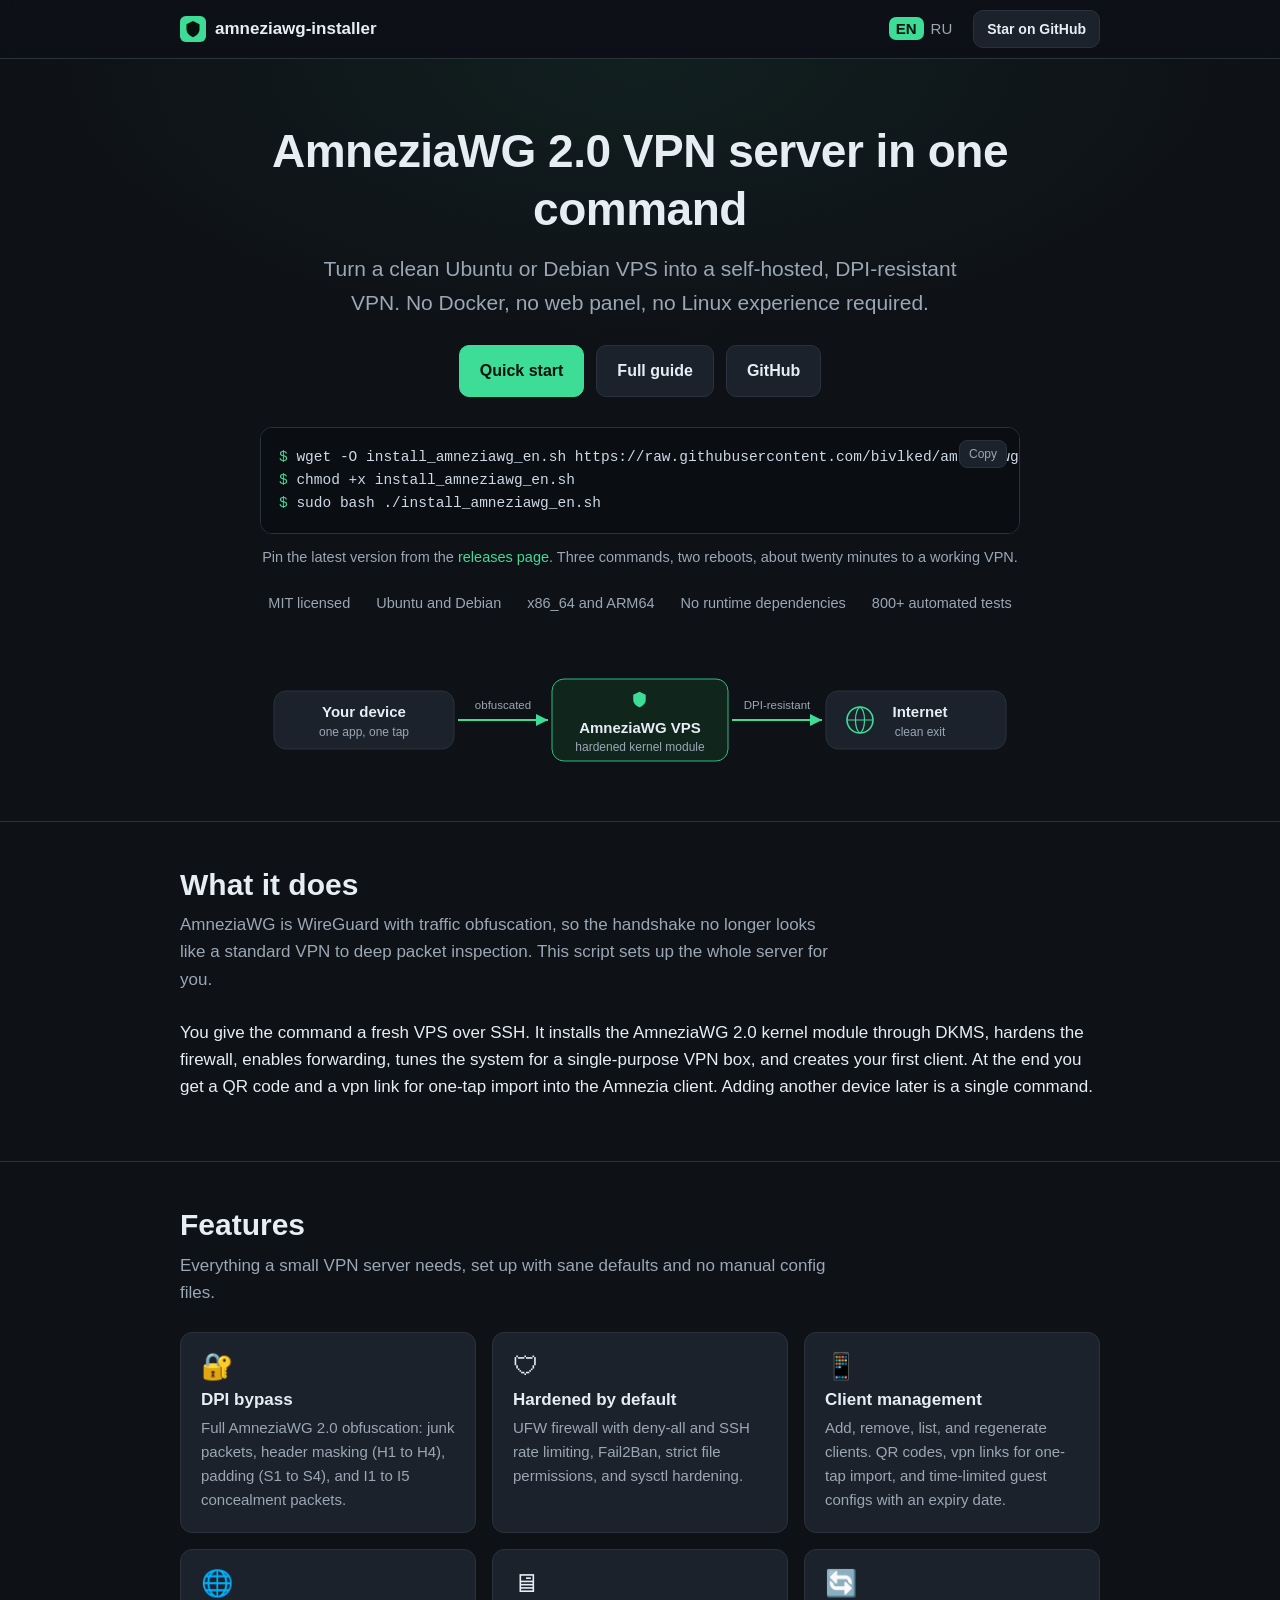
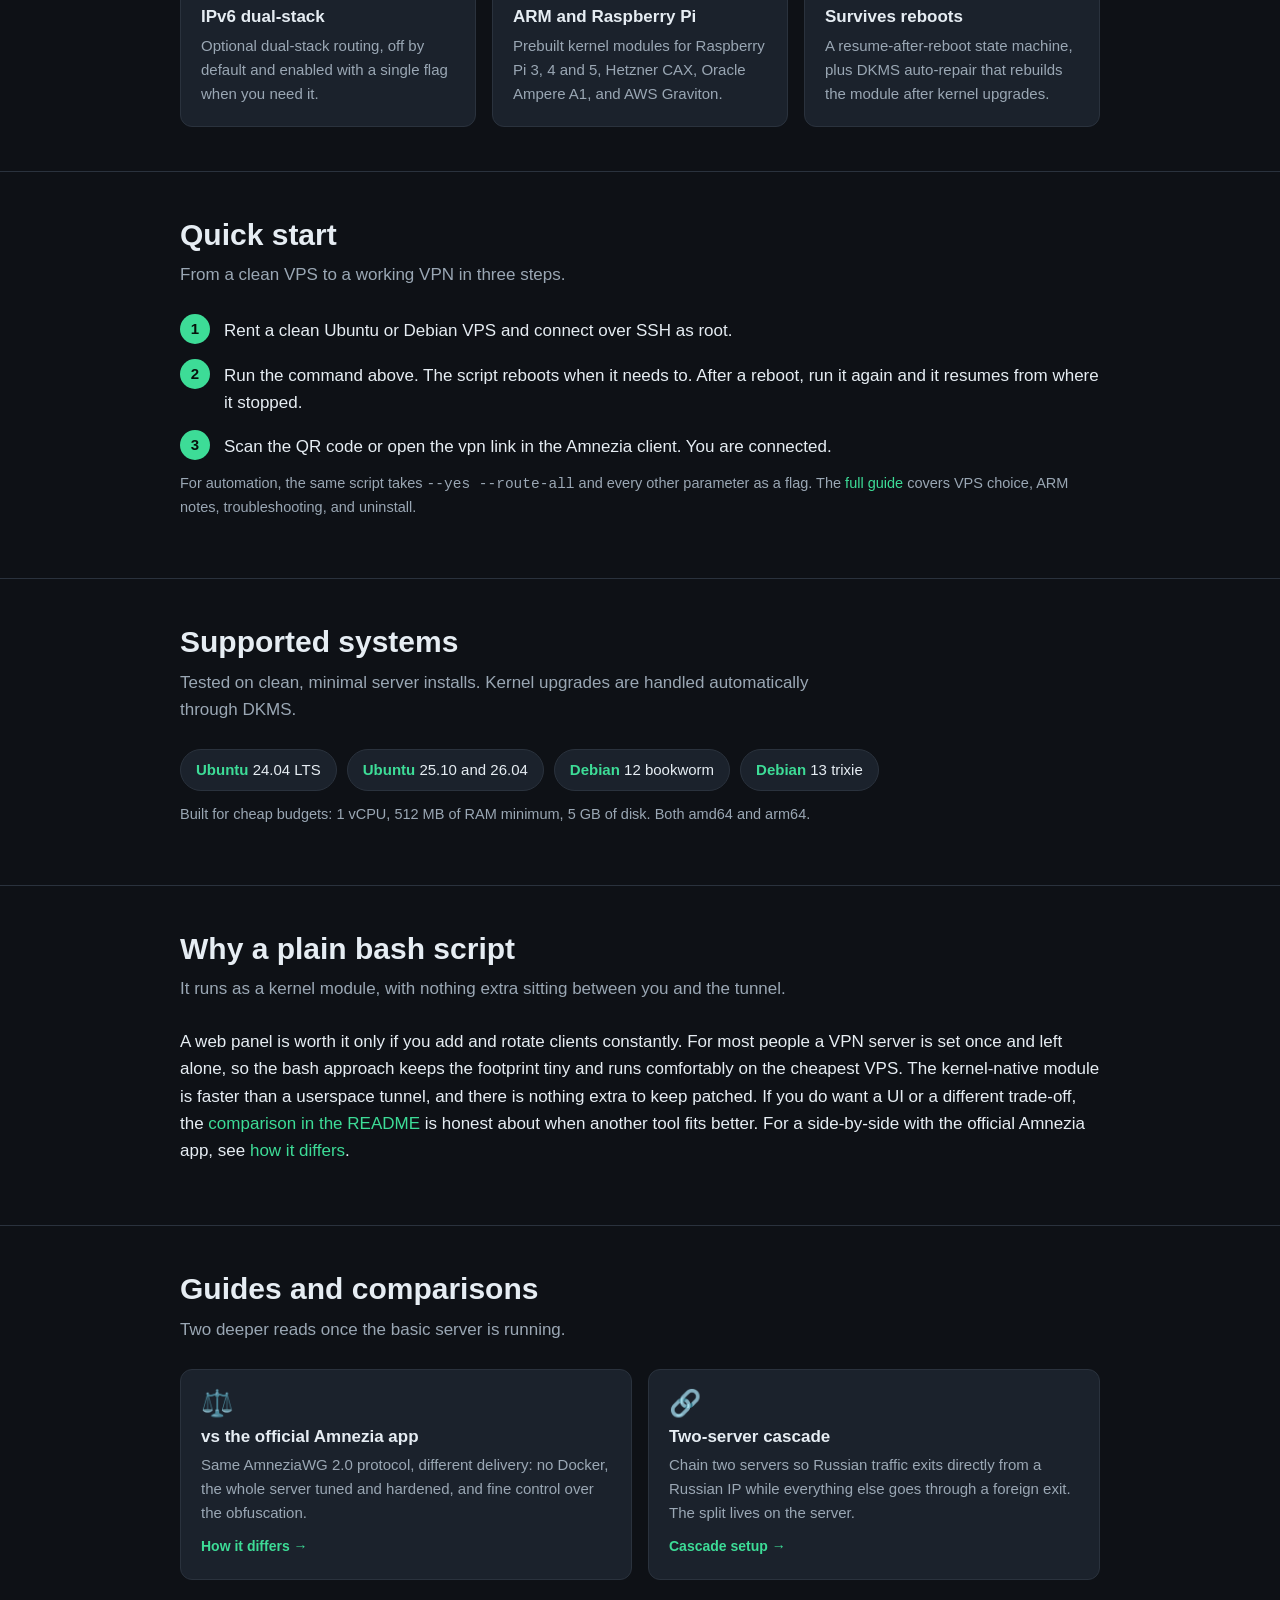
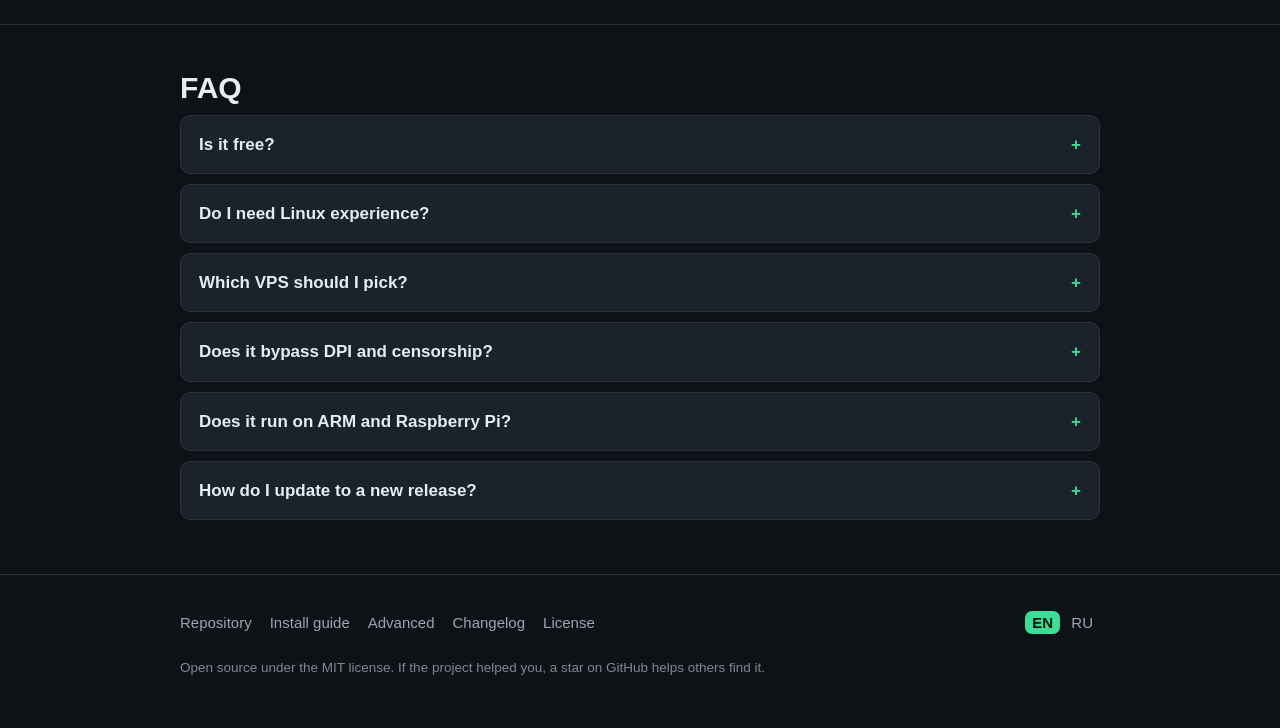
<file: index.html>
<!DOCTYPE html>
<html lang="en">
<head>
<meta charset="utf-8">
<meta name="viewport" content="width=device-width, initial-scale=1">
<title>AmneziaWG 2.0 VPN Installer for Ubuntu and Debian VPS</title>
<meta name="description" content="Set up a self-hosted AmneziaWG 2.0 VPN on a clean Ubuntu or Debian VPS with one command. DPI bypass, firewall hardening, and client management. MIT licensed.">
<link rel="canonical" href="https://bivlked.github.io/amneziawg-installer/">
<link rel="alternate" hreflang="en" href="https://bivlked.github.io/amneziawg-installer/">
<link rel="alternate" hreflang="ru" href="https://bivlked.github.io/amneziawg-installer/ru/">
<link rel="alternate" hreflang="x-default" href="https://bivlked.github.io/amneziawg-installer/">
<meta property="og:type" content="website">
<meta property="og:title" content="AmneziaWG 2.0 VPN Installer for Ubuntu and Debian VPS">
<meta property="og:description" content="One command turns a clean Ubuntu or Debian VPS into a DPI-resistant AmneziaWG 2.0 VPN server. Open source, MIT licensed.">
<meta property="og:url" content="https://bivlked.github.io/amneziawg-installer/">
<meta property="og:site_name" content="amneziawg-installer">
<meta property="og:image" content="https://bivlked.github.io/amneziawg-installer/assets/og.png">
<meta property="og:image:width" content="1200">
<meta property="og:image:height" content="630">
<meta property="og:image:alt" content="amneziawg-installer - AmneziaWG 2.0 VPN server in one command">
<meta property="og:locale" content="en_US">
<meta property="og:locale:alternate" content="ru_RU">
<meta name="twitter:card" content="summary_large_image">
<meta name="twitter:image" content="https://bivlked.github.io/amneziawg-installer/assets/og.png">
<meta name="twitter:title" content="AmneziaWG 2.0 VPN Installer for Ubuntu and Debian VPS">
<meta name="twitter:description" content="One command turns a clean Ubuntu or Debian VPS into a DPI-resistant AmneziaWG 2.0 VPN server. Open source, MIT licensed.">
<meta name="google-site-verification" content="3E6FtjgNbCI2T4Ho99Hl--kZt4UFRLLwphMFXHerhmE">
<meta name="theme-color" content="#0e1116">
<meta name="color-scheme" content="dark">
<link rel="icon" href="assets/favicon.svg" type="image/svg+xml">
<link rel="apple-touch-icon" href="assets/apple-touch-icon.png">
<link rel="stylesheet" href="assets/style.css">
<script type="application/ld+json">
{
  "@context": "https://schema.org",
  "@type": "SoftwareApplication",
  "name": "amneziawg-installer",
  "description": "One-command installer and management toolkit for a self-hosted AmneziaWG 2.0 VPN on Ubuntu and Debian servers.",
  "applicationCategory": "SecurityApplication",
  "operatingSystem": "Ubuntu 24.04, Ubuntu 25.10, Ubuntu 26.04, Debian 12, Debian 13",
  "license": "https://opensource.org/licenses/MIT",
  "codeRepository": "https://github.com/bivlked/amneziawg-installer",
  "url": "https://bivlked.github.io/amneziawg-installer/",
  "offers": { "@type": "Offer", "price": "0", "priceCurrency": "USD" },
  "author": { "@type": "Person", "name": "bivlked" }
}
</script>
<script type="application/ld+json">
{
  "@context": "https://schema.org",
  "@type": "FAQPage",
  "mainEntity": [
    { "@type": "Question", "name": "Is it free?", "acceptedAnswer": { "@type": "Answer", "text": "Yes. The installer is open source under the MIT license. You only pay for the VPS, which starts around 3 to 5 dollars a month." } },
    { "@type": "Question", "name": "Do I need Linux experience?", "acceptedAnswer": { "@type": "Answer", "text": "No. You copy one command into an SSH session on a clean VPS. The script handles the kernel module, firewall, forwarding, and the first client, then prints a QR code and a vpn link." } },
    { "@type": "Question", "name": "Which VPS should I pick?", "acceptedAnswer": { "@type": "Answer", "text": "A clean Ubuntu or Debian VPS with 1 vCPU and at least 512 MB of RAM. It is meant for a dedicated VPS, not a home router or shared hosting." } },
    { "@type": "Question", "name": "Does it bypass DPI and censorship?", "acceptedAnswer": { "@type": "Answer", "text": "AmneziaWG 2.0 adds obfuscation on top of WireGuard to resist the deep packet inspection used in Russia, Iran, China, and on school or corporate networks. No method is guaranteed against every operator, but the protocol gives you the obfuscation settings that get through today." } },
    { "@type": "Question", "name": "Does it run on ARM and Raspberry Pi?", "acceptedAnswer": { "@type": "Answer", "text": "Yes. Prebuilt ARM64 modules cover Raspberry Pi 3, 4 and 5, Hetzner CAX, Oracle Ampere A1, and AWS Graviton. The same command picks the right one." } },
    { "@type": "Question", "name": "How do I update to a new release?", "acceptedAnswer": { "@type": "Answer", "text": "Download the new release script on the same server and run it with the --force flag. Server keys, clients, and obfuscation settings survive the reinstall. After kernel updates the DKMS module rebuilds automatically on the next boot." } }
  ]
}
</script>
</head>
<body>
<a class="skip-link" href="#main">Skip to content</a>

<header class="site-header">
  <div class="wrap">
    <a class="brand" href="/amneziawg-installer/">
      <svg class="logo" viewBox="0 0 32 32" aria-hidden="true"><rect width="32" height="32" rx="7" fill="#3ddc97"/><path d="M16 6l8 4v6c0 5-3.4 8.2-8 10-4.6-1.8-8-5-8-10v-6l8-4z" fill="#07120c"/></svg>
      amneziawg-installer
    </a>
    <nav class="nav-right" aria-label="Site navigation">
      <span class="lang-switch"><a class="active" aria-current="page" aria-label="English" href="/amneziawg-installer/">EN</a><a aria-label="Русский" href="/amneziawg-installer/ru/">RU</a></span>
      <a class="btn btn-sm" href="https://github.com/bivlked/amneziawg-installer">Star on GitHub</a>
    </nav>
  </div>
</header>

<main id="main">

<section class="hero">
  <div class="wrap">
    <h1>AmneziaWG 2.0 VPN server in one command</h1>
    <p class="lede">Turn a clean Ubuntu or Debian VPS into a self-hosted, DPI-resistant VPN. No Docker, no web panel, no Linux experience required.</p>
    <div class="cta-row">
      <a class="btn btn-primary" href="#quick-start">Quick start</a>
      <a class="btn" href="https://github.com/bivlked/amneziawg-installer/blob/main/INSTALL_VPS.md">Full guide</a>
      <a class="btn" href="https://github.com/bivlked/amneziawg-installer">GitHub</a>
    </div>
    <div class="cmd">
      <button class="copy-btn" type="button" aria-label="Copy install command" data-copy="wget -O install_amneziawg_en.sh https://raw.githubusercontent.com/bivlked/amneziawg-installer/v5.18.1/install_amneziawg_en.sh&#10;chmod +x install_amneziawg_en.sh&#10;sudo bash ./install_amneziawg_en.sh">Copy</button>
      <pre><span class="prompt">$ </span>wget -O install_amneziawg_en.sh https://raw.githubusercontent.com/bivlked/amneziawg-installer/v5.18.1/install_amneziawg_en.sh
<span class="prompt">$ </span>chmod +x install_amneziawg_en.sh
<span class="prompt">$ </span>sudo bash ./install_amneziawg_en.sh</pre>
    </div>
    <p class="sr-only" role="status" aria-live="polite" data-copy-status></p>
    <p class="inline-note">Pin the latest version from the <a href="https://github.com/bivlked/amneziawg-installer/releases">releases page</a>. Three commands, two reboots, about twenty minutes to a working VPN.</p>
    <div class="trust">
      <span>MIT licensed</span>
      <span>Ubuntu and Debian</span>
      <span>x86_64 and ARM64</span>
      <span>No runtime dependencies</span>
      <span>800+ automated tests</span>
    </div>
    <figure class="hero-art" aria-hidden="true">
      <svg viewBox="0 0 760 132" xmlns="http://www.w3.org/2000/svg" font-family="-apple-system, BlinkMacSystemFont, 'Segoe UI', Roboto, sans-serif">
        <defs><marker id="ar" markerWidth="9" markerHeight="9" refX="6" refY="3" orient="auto"><path d="M0 0l6 3-6 3z" fill="#3ddc97"/></marker></defs>
        <rect x="14" y="42" width="180" height="58" rx="12" fill="#1b222c" stroke="#2a323d"/>
        <text x="104" y="68" text-anchor="middle" font-size="15" font-weight="600" fill="#e6edf3">Your device</text>
        <text x="104" y="87" text-anchor="middle" font-size="12" fill="#9aa7b4">one app, one tap</text>
        <line x1="198" y1="71" x2="288" y2="71" stroke="#3ddc97" stroke-width="2" marker-end="url(#ar)"/>
        <text x="243" y="60" text-anchor="middle" font-size="11.5" fill="#9aa7b4">obfuscated</text>
        <rect x="292" y="30" width="176" height="82" rx="12" fill="#10261c" stroke="#2bbd80"/>
        <g transform="translate(367 38) scale(0.78)"><path d="M16 6l8 4v6c0 5-3.4 8.2-8 10-4.6-1.8-8-5-8-10v-6l8-4z" fill="#3ddc97"/></g>
        <text x="380" y="84" text-anchor="middle" font-size="15" font-weight="600" fill="#e6edf3">AmneziaWG VPS</text>
        <text x="380" y="102" text-anchor="middle" font-size="12" fill="#9aa7b4">hardened kernel module</text>
        <line x1="472" y1="71" x2="562" y2="71" stroke="#3ddc97" stroke-width="2" marker-end="url(#ar)"/>
        <text x="517" y="60" text-anchor="middle" font-size="11.5" fill="#9aa7b4">DPI-resistant</text>
        <rect x="566" y="42" width="180" height="58" rx="12" fill="#1b222c" stroke="#2a323d"/>
        <circle cx="600" cy="71" r="13" fill="none" stroke="#3ddc97" stroke-width="1.6"/>
        <path d="M587 71h26M600 58c6 4 6 22 0 26M600 58c-6 4-6 22 0 26" fill="none" stroke="#3ddc97" stroke-width="1.2"/>
        <text x="660" y="68" text-anchor="middle" font-size="15" font-weight="600" fill="#e6edf3">Internet</text>
        <text x="660" y="87" text-anchor="middle" font-size="12" fill="#9aa7b4">clean exit</text>
      </svg>
    </figure>
  </div>
</section>

<section id="what">
  <div class="wrap">
    <h2>What it does</h2>
    <p class="sub">AmneziaWG is WireGuard with traffic obfuscation, so the handshake no longer looks like a standard VPN to deep packet inspection. This script sets up the whole server for you.</p>
    <p>You give the command a fresh VPS over SSH. It installs the AmneziaWG 2.0 kernel module through DKMS, hardens the firewall, enables forwarding, tunes the system for a single-purpose VPN box, and creates your first client. At the end you get a QR code and a vpn link for one-tap import into the Amnezia client. Adding another device later is a single command.</p>
  </div>
</section>

<section id="features">
  <div class="wrap">
    <h2>Features</h2>
    <p class="sub">Everything a small VPN server needs, set up with sane defaults and no manual config files.</p>
    <div class="grid">
      <div class="card"><div class="ico" aria-hidden="true">&#128272;</div><h3>DPI bypass</h3><p>Full AmneziaWG 2.0 obfuscation: junk packets, header masking (H1 to H4), padding (S1 to S4), and I1 to I5 concealment packets.</p></div>
      <div class="card"><div class="ico" aria-hidden="true">&#128737;</div><h3>Hardened by default</h3><p>UFW firewall with deny-all and SSH rate limiting, Fail2Ban, strict file permissions, and sysctl hardening.</p></div>
      <div class="card"><div class="ico" aria-hidden="true">&#128241;</div><h3>Client management</h3><p>Add, remove, list, and regenerate clients. QR codes, vpn links for one-tap import, and time-limited guest configs with an expiry date.</p></div>
      <div class="card"><div class="ico" aria-hidden="true">&#127760;</div><h3>IPv6 dual-stack</h3><p>Optional dual-stack routing, off by default and enabled with a single flag when you need it.</p></div>
      <div class="card"><div class="ico" aria-hidden="true">&#128421;</div><h3>ARM and Raspberry Pi</h3><p>Prebuilt kernel modules for Raspberry Pi 3, 4 and 5, Hetzner CAX, Oracle Ampere A1, and AWS Graviton.</p></div>
      <div class="card"><div class="ico" aria-hidden="true">&#128260;</div><h3>Survives reboots</h3><p>A resume-after-reboot state machine, plus DKMS auto-repair that rebuilds the module after kernel upgrades.</p></div>
    </div>
  </div>
</section>

<section id="quick-start">
  <div class="wrap">
    <h2>Quick start</h2>
    <p class="sub">From a clean VPS to a working VPN in three steps.</p>
    <ol class="steps">
      <li class="step"><span class="n" aria-hidden="true"></span><p>Rent a clean Ubuntu or Debian VPS and connect over SSH as root.</p></li>
      <li class="step"><span class="n" aria-hidden="true"></span><p>Run the command above. The script reboots when it needs to. After a reboot, run it again and it resumes from where it stopped.</p></li>
      <li class="step"><span class="n" aria-hidden="true"></span><p>Scan the QR code or open the vpn link in the Amnezia client. You are connected.</p></li>
    </ol>
    <p class="inline-note mt">For automation, the same script takes <code>--yes --route-all</code> and every other parameter as a flag. The <a href="https://github.com/bivlked/amneziawg-installer/blob/main/INSTALL_VPS.md">full guide</a> covers VPS choice, ARM notes, troubleshooting, and uninstall.</p>
  </div>
</section>

<section id="os">
  <div class="wrap">
    <h2>Supported systems</h2>
    <p class="sub">Tested on clean, minimal server installs. Kernel upgrades are handled automatically through DKMS.</p>
    <div class="os-list">
      <span class="pill"><b>Ubuntu</b> 24.04 LTS</span>
      <span class="pill"><b>Ubuntu</b> 25.10 and 26.04</span>
      <span class="pill"><b>Debian</b> 12 bookworm</span>
      <span class="pill"><b>Debian</b> 13 trixie</span>
    </div>
    <p class="inline-note mt">Built for cheap budgets: 1 vCPU, 512 MB of RAM minimum, 5 GB of disk. Both amd64 and arm64.</p>
  </div>
</section>

<section id="why">
  <div class="wrap">
    <h2>Why a plain bash script</h2>
    <p class="sub">It runs as a kernel module, with nothing extra sitting between you and the tunnel.</p>
    <p>A web panel is worth it only if you add and rotate clients constantly. For most people a VPN server is set once and left alone, so the bash approach keeps the footprint tiny and runs comfortably on the cheapest VPS. The kernel-native module is faster than a userspace tunnel, and there is nothing extra to keep patched. If you do want a UI or a different trade-off, the <a href="https://github.com/bivlked/amneziawg-installer#similar-tools">comparison in the README</a> is honest about when another tool fits better. For a side-by-side with the official Amnezia app, see <a href="compare/">how it differs</a>.</p>
  </div>
</section>

<section id="guides" class="related">
  <div class="wrap">
    <h2>Guides and comparisons</h2>
    <p class="sub">Two deeper reads once the basic server is running.</p>
    <div class="grid">
      <div class="card">
        <div class="ico" aria-hidden="true">&#9878;&#65039;</div>
        <h3>vs the official Amnezia app</h3>
        <p>Same AmneziaWG 2.0 protocol, different delivery: no Docker, the whole server tuned and hardened, and fine control over the obfuscation.</p>
        <a class="go" href="compare/">How it differs &#8594;</a>
      </div>
      <div class="card">
        <div class="ico" aria-hidden="true">&#128279;</div>
        <h3>Two-server cascade</h3>
        <p>Chain two servers so Russian traffic exits directly from a Russian IP while everything else goes through a foreign exit. The split lives on the server.</p>
        <a class="go" href="cascade/">Cascade setup &#8594;</a>
      </div>
    </div>
  </div>
</section>

<section id="faq">
  <div class="wrap">
    <h2>FAQ</h2>
    <div class="faq">
      <details><summary>Is it free?</summary><div class="answer">Yes. The installer is open source under the MIT license. You only pay for the VPS, which starts around 3 to 5 dollars a month.</div></details>
      <details><summary>Do I need Linux experience?</summary><div class="answer">No. You copy one command into an SSH session on a clean VPS. The script handles the kernel module, firewall, forwarding, and the first client, then prints a QR code and a vpn link.</div></details>
      <details><summary>Which VPS should I pick?</summary><div class="answer">A clean Ubuntu or Debian VPS with 1 vCPU and at least 512 MB of RAM. It is meant for a dedicated VPS, not a home router or shared hosting.</div></details>
      <details><summary>Does it bypass DPI and censorship?</summary><div class="answer">AmneziaWG 2.0 adds obfuscation on top of WireGuard to resist the deep packet inspection used in Russia, Iran, China, and on school or corporate networks. No method is guaranteed against every operator, but the protocol gives you the obfuscation settings that get through today.</div></details>
      <details><summary>Does it run on ARM and Raspberry Pi?</summary><div class="answer">Yes. Prebuilt ARM64 modules cover Raspberry Pi 3, 4 and 5, Hetzner CAX, Oracle Ampere A1, and AWS Graviton. The same command picks the right one.</div></details>
      <details><summary>How do I update to a new release?</summary><div class="answer">Download the new release script on the same server and run it with the <code>--force</code> flag. Server keys, clients, and obfuscation settings survive the reinstall. After kernel updates the DKMS module rebuilds automatically on the next boot.</div></details>
    </div>
  </div>
</section>

</main>

<footer class="site-footer">
  <div class="wrap">
    <div class="cols">
      <div>
        <div class="foot-links">
          <a href="https://github.com/bivlked/amneziawg-installer">Repository</a>
          <a href="https://github.com/bivlked/amneziawg-installer/blob/main/INSTALL_VPS.md">Install guide</a>
          <a href="https://github.com/bivlked/amneziawg-installer/blob/main/ADVANCED.en.md">Advanced</a>
          <a href="https://github.com/bivlked/amneziawg-installer/blob/main/CHANGELOG.en.md">Changelog</a>
          <a href="https://github.com/bivlked/amneziawg-installer/blob/main/LICENSE">License</a>
        </div>
        <p class="note">Open source under the MIT license. If the project helped you, a star on GitHub helps others find it.</p>
      </div>
      <div class="lang-switch"><a class="active" aria-current="page" aria-label="English" href="/amneziawg-installer/">EN</a> <a aria-label="Русский" href="/amneziawg-installer/ru/">RU</a></div>
    </div>
  </div>
</footer>

<script>
document.querySelectorAll(".copy-btn").forEach(function (b) {
  var label = b.textContent, timer = null;
  var status = document.querySelector("[data-copy-status]");
  function flash(text) {
    b.textContent = text;
    if (status) status.textContent = text === "Copied" ? "Command copied to clipboard" : "Copy failed";
    if (timer) clearTimeout(timer);
    timer = setTimeout(function () { b.textContent = label; timer = null; }, 1500);
  }
  b.addEventListener("click", function () {
    if (!navigator.clipboard) { flash("Error"); return; }
    navigator.clipboard.writeText(b.getAttribute("data-copy"))
      .then(function () { flash("Copied"); })
      .catch(function () { flash("Error"); });
  });
});
</script>
</body>
</html>
</file>
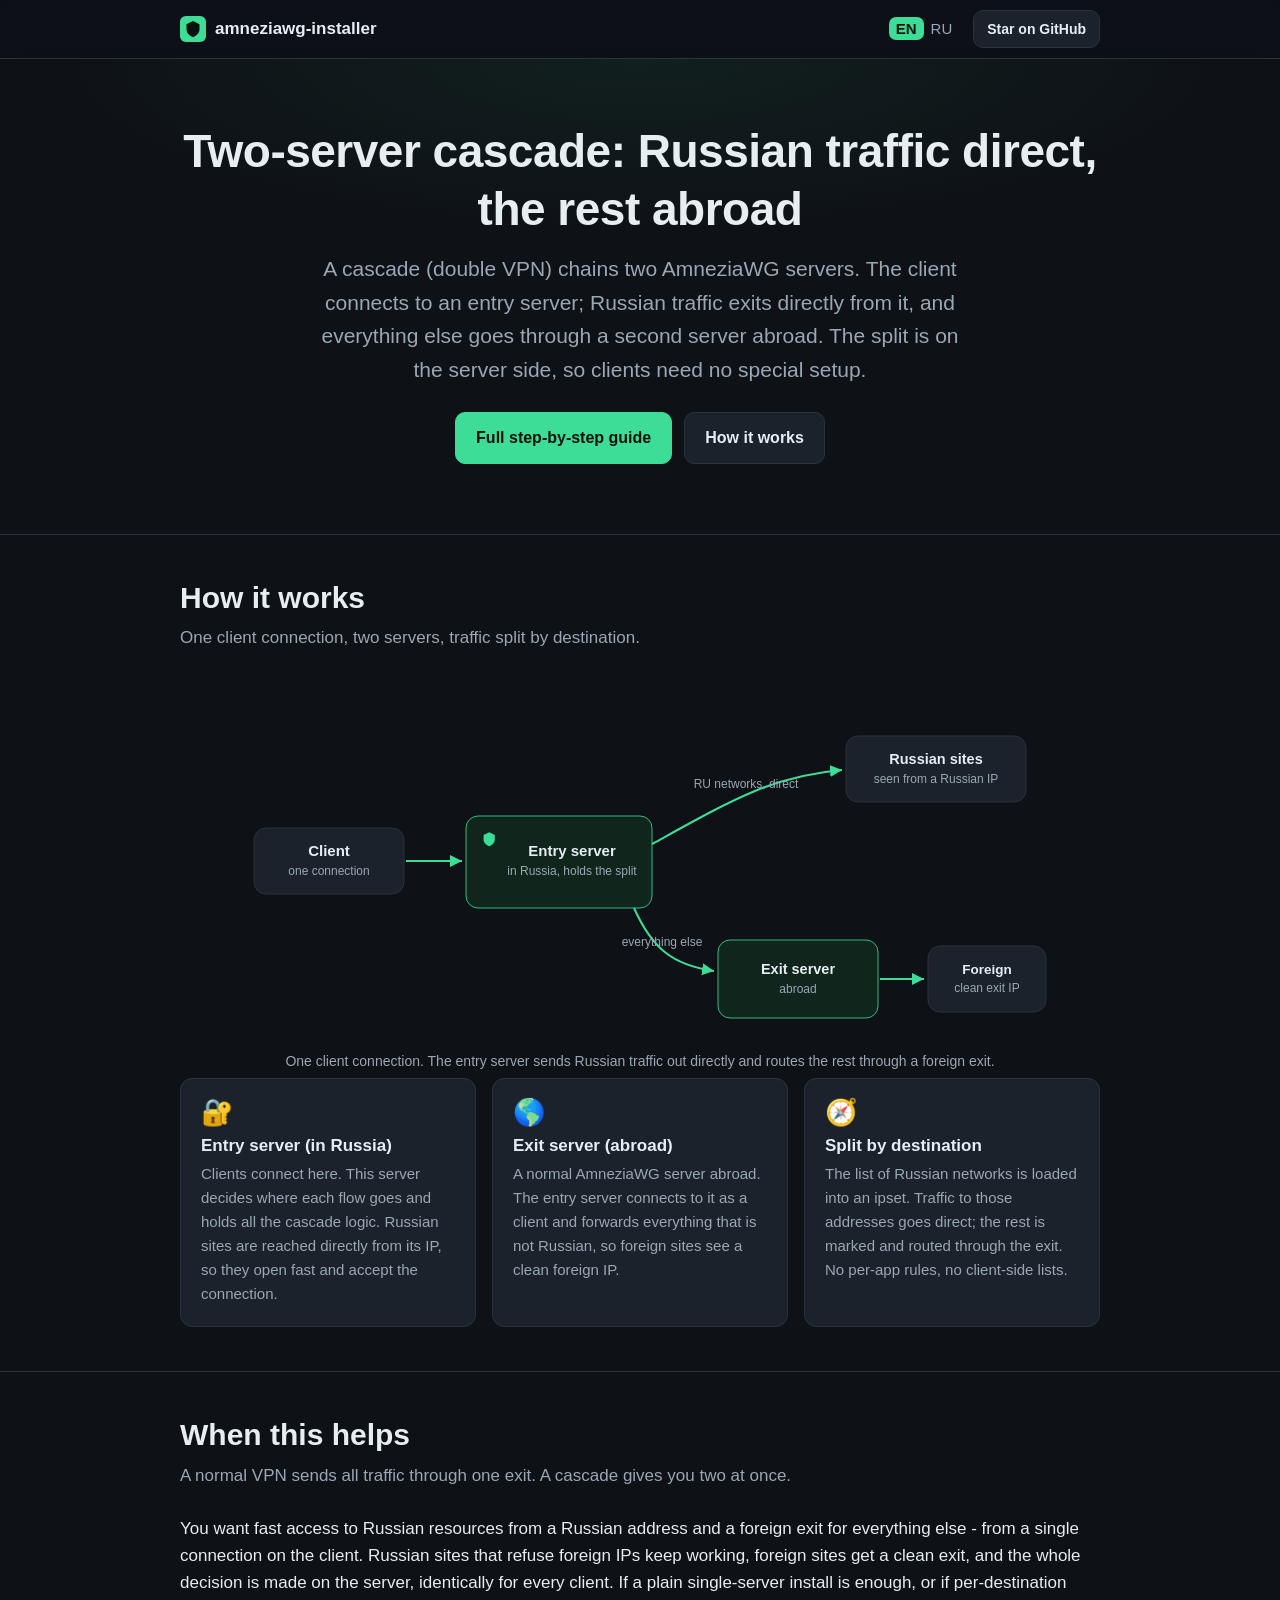
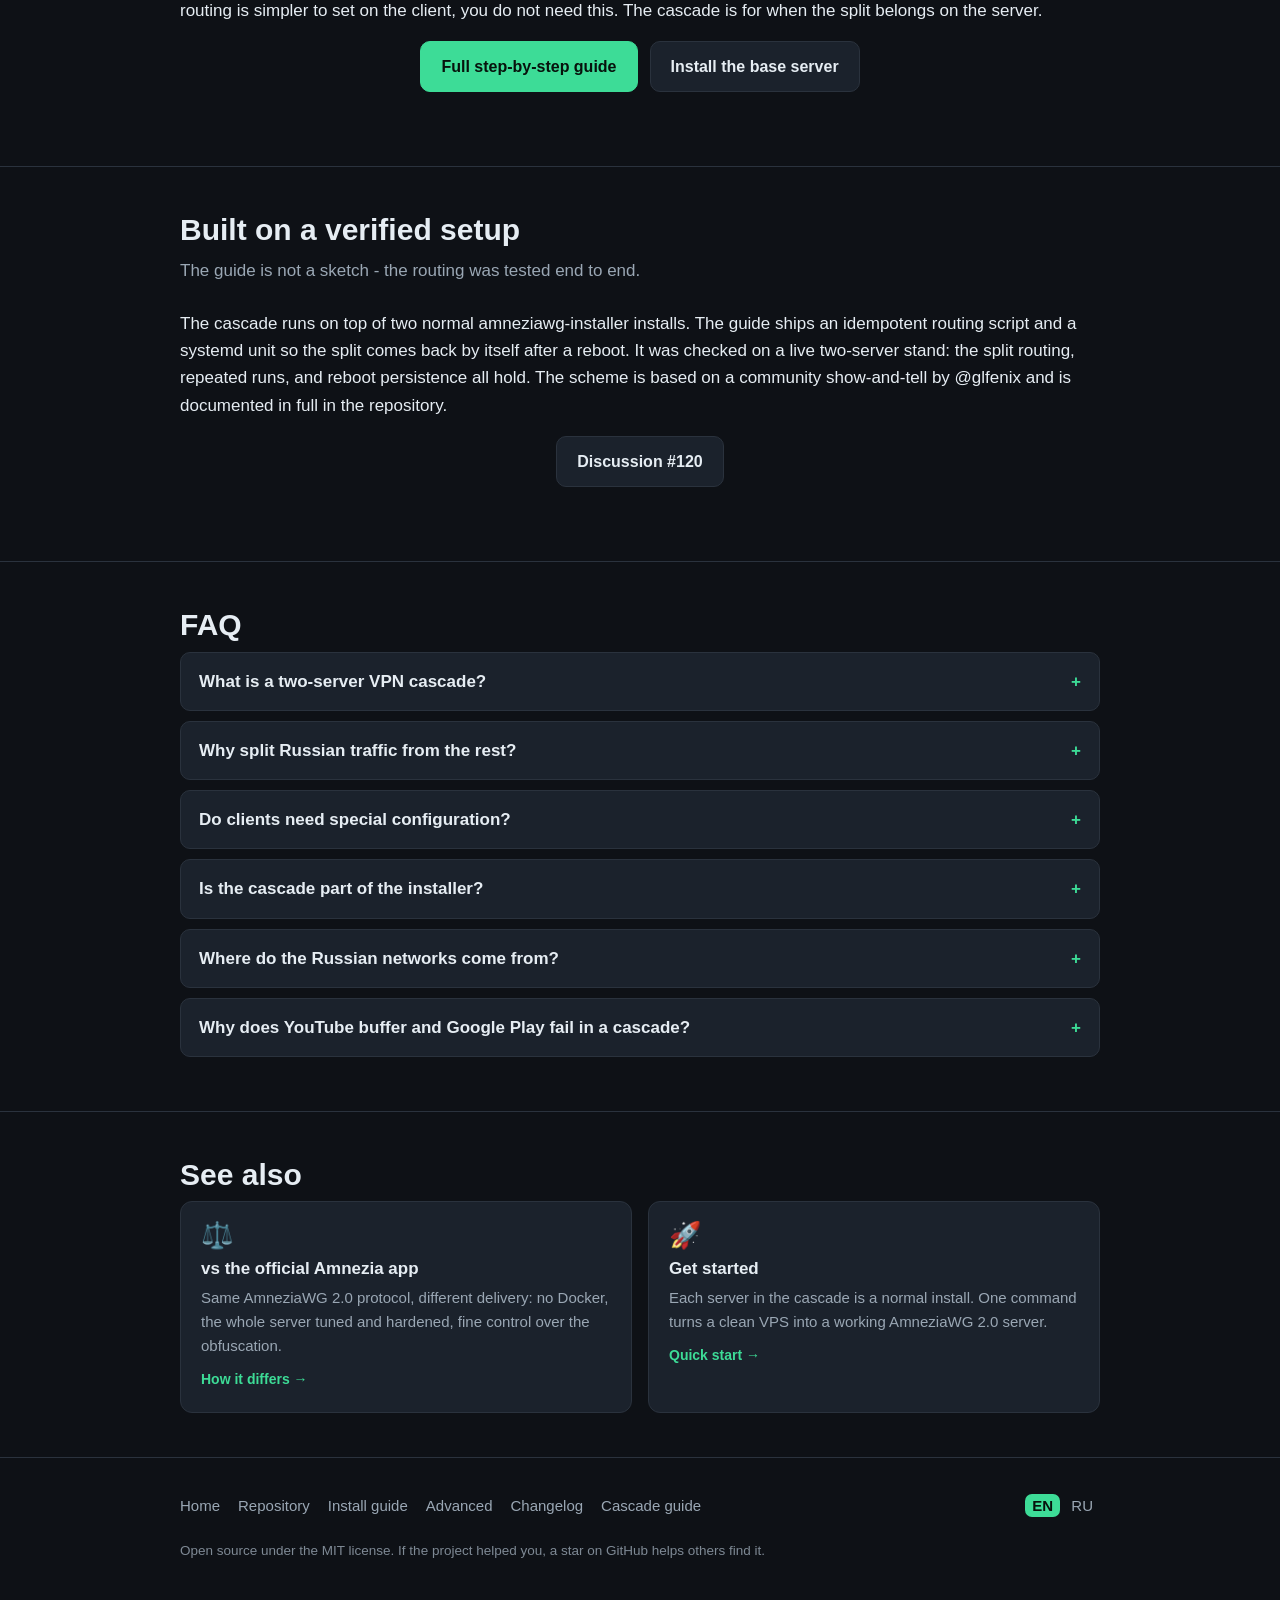
<file: cascade/index.html>
<!DOCTYPE html>
<html lang="en">
<head>
<meta charset="utf-8">
<meta name="viewport" content="width=device-width, initial-scale=1">
<title>Two-server cascade VPN: Russian traffic direct, rest abroad</title>
<meta name="description" content="A two-server cascade (double VPN) on AmneziaWG: Russian traffic exits directly from a Russian IP, everything else goes through a foreign exit server. Split on the server.">
<link rel="canonical" href="https://bivlked.github.io/amneziawg-installer/cascade/">
<link rel="alternate" hreflang="en" href="https://bivlked.github.io/amneziawg-installer/cascade/">
<link rel="alternate" hreflang="ru" href="https://bivlked.github.io/amneziawg-installer/ru/cascade/">
<link rel="alternate" hreflang="x-default" href="https://bivlked.github.io/amneziawg-installer/cascade/">
<meta property="og:type" content="article">
<meta property="og:title" content="Two-server cascade VPN: Russian traffic direct, the rest abroad">
<meta property="og:description" content="A double-VPN cascade on AmneziaWG with server-side split routing: Russian traffic direct, everything else through a foreign exit.">
<meta property="og:url" content="https://bivlked.github.io/amneziawg-installer/cascade/">
<meta property="og:site_name" content="amneziawg-installer">
<meta property="og:image" content="https://bivlked.github.io/amneziawg-installer/assets/og-cascade.png">
<meta property="og:image:width" content="1200">
<meta property="og:image:height" content="630">
<meta property="og:image:alt" content="Two-server AmneziaWG cascade: Russian traffic direct, the rest abroad">
<meta property="og:locale" content="en_US">
<meta property="og:locale:alternate" content="ru_RU">
<meta name="twitter:card" content="summary_large_image">
<meta name="twitter:image" content="https://bivlked.github.io/amneziawg-installer/assets/og-cascade.png">
<meta name="twitter:title" content="Two-server cascade VPN: Russian traffic direct, the rest abroad">
<meta name="twitter:description" content="A double-VPN cascade on AmneziaWG with server-side split routing.">
<meta name="theme-color" content="#0e1116">
<meta name="color-scheme" content="dark">
<link rel="icon" href="../assets/favicon.svg" type="image/svg+xml">
<link rel="apple-touch-icon" href="../assets/apple-touch-icon.png">
<link rel="stylesheet" href="../assets/style.css">
<script type="application/ld+json">
{
  "@context": "https://schema.org",
  "@type": "FAQPage",
  "mainEntity": [
    { "@type": "Question", "name": "What is a two-server VPN cascade?", "acceptedAnswer": { "@type": "Answer", "text": "It is two servers chained together (sometimes called a double VPN). The client connects to an entry server, and that server forwards part of the traffic through a second exit server. Here the split is by destination: Russian networks go out directly from the entry server, everything else goes through the foreign exit." } },
    { "@type": "Question", "name": "Why split Russian traffic from the rest?", "acceptedAnswer": { "@type": "Answer", "text": "So Russian sites open from a Russian IP without a detour abroad and without being blocked for foreign addresses, while foreign sites use a clean foreign exit. You get both from a single connection on the client." } },
    { "@type": "Question", "name": "Do clients need special configuration?", "acceptedAnswer": { "@type": "Answer", "text": "No. The split lives entirely on the entry server. Clients are added as usual and need no special setup - they just connect to the entry server." } },
    { "@type": "Question", "name": "Is the cascade part of the installer?", "acceptedAnswer": { "@type": "Answer", "text": "No. A multi-server cascade is a separate manual setup on top of two normal amneziawg-installer installs. There is a step-by-step guide with a verified routing script and a systemd unit for boot persistence." } },
    { "@type": "Question", "name": "Where do the Russian networks come from?", "acceptedAnswer": { "@type": "Answer", "text": "From the aggregated Russian IP zone (ipdeny), loaded into an ipset. Traffic to those networks is routed direct; everything else is marked and sent through the foreign exit. The list is refreshed on a schedule." } },
    { "@type": "Question", "name": "Why does YouTube buffer and Google Play fail in a cascade?", "acceptedAnswer": { "@type": "Answer", "text": "Some of Google's and YouTube's nodes (their caches and CDN) are hosted on Russian IPs and land in the Russian-networks list, so connections to them go directly via the entry server and Google sees a Russian address. Changing DNS does not reliably help, since Google's networks are largely shared. To make Google and YouTube always use the foreign exit, their networks (not just AS15169 - GGC cache nodes often live in ISP networks) must be marked before the RETURN rule or excluded from the Russian-networks list." } }
  ]
}
</script>
<script type="application/ld+json">
{
  "@context": "https://schema.org",
  "@type": "BreadcrumbList",
  "itemListElement": [
    { "@type": "ListItem", "position": 1, "name": "amneziawg-installer", "item": "https://bivlked.github.io/amneziawg-installer/" },
    { "@type": "ListItem", "position": 2, "name": "Two-server cascade with split routing", "item": "https://bivlked.github.io/amneziawg-installer/cascade/" }
  ]
}
</script>
<script type="application/ld+json">
{
  "@context": "https://schema.org",
  "@type": "TechArticle",
  "headline": "Two-server cascade VPN: Russian traffic direct, the rest abroad",
  "description": "A two-server cascade (double VPN) on AmneziaWG with server-side split routing: Russian traffic exits directly from a Russian IP, everything else goes through a foreign exit server.",
  "inLanguage": "en",
  "image": "https://bivlked.github.io/amneziawg-installer/assets/og-cascade.png",
  "datePublished": "2026-06-15",
  "dateModified": "2026-06-15",
  "author": { "@type": "Person", "name": "bivlked" },
  "publisher": { "@type": "Organization", "name": "amneziawg-installer", "logo": { "@type": "ImageObject", "url": "https://bivlked.github.io/amneziawg-installer/assets/apple-touch-icon.png" } },
  "mainEntityOfPage": "https://bivlked.github.io/amneziawg-installer/cascade/",
  "isPartOf": "https://bivlked.github.io/amneziawg-installer/"
}
</script>
</head>
<body>
<a class="skip-link" href="#main">Skip to content</a>

<header class="site-header">
  <div class="wrap">
    <a class="brand" href="/amneziawg-installer/">
      <svg class="logo" viewBox="0 0 32 32" aria-hidden="true"><rect width="32" height="32" rx="7" fill="#3ddc97"/><path d="M16 6l8 4v6c0 5-3.4 8.2-8 10-4.6-1.8-8-5-8-10v-6l8-4z" fill="#07120c"/></svg>
      amneziawg-installer
    </a>
    <nav class="nav-right" aria-label="Site navigation">
      <span class="lang-switch"><a class="active" aria-current="page" aria-label="English" href="/amneziawg-installer/cascade/">EN</a><a aria-label="Русский" href="/amneziawg-installer/ru/cascade/">RU</a></span>
      <a class="btn btn-sm" href="https://github.com/bivlked/amneziawg-installer">Star on GitHub</a>
    </nav>
  </div>
</header>

<main id="main">

<section class="hero">
  <div class="wrap">
    <h1>Two-server cascade: Russian traffic direct, the rest abroad</h1>
    <p class="lede">A cascade (double VPN) chains two AmneziaWG servers. The client connects to an entry server; Russian traffic exits directly from it, and everything else goes through a second server abroad. The split is on the server side, so clients need no special setup.</p>
    <div class="cta-row">
      <a class="btn btn-primary" href="https://github.com/bivlked/amneziawg-installer/blob/main/CASCADE.en.md">Full step-by-step guide</a>
      <a class="btn" href="#how">How it works</a>
    </div>
  </div>
</section>

<section id="how">
  <div class="wrap">
    <h2>How it works</h2>
    <p class="sub">One client connection, two servers, traffic split by destination.</p>
    <figure class="diagram">
      <svg viewBox="0 0 820 360" xmlns="http://www.w3.org/2000/svg" role="img" aria-label="Traffic flow diagram: the client makes one connection to the entry server in Russia; Russian networks are sent out directly and seen from a Russian IP, while everything else is routed through a foreign exit server and seen from a foreign IP." font-family="-apple-system, BlinkMacSystemFont, 'Segoe UI', Roboto, sans-serif">
        <defs><marker id="cad" markerWidth="9" markerHeight="9" refX="6" refY="3" orient="auto"><path d="M0 0l6 3-6 3z" fill="#3ddc97"/></marker></defs>
        <rect x="24" y="150" width="150" height="66" rx="12" fill="#1b222c" stroke="#2a323d"/>
        <text x="99" y="178" text-anchor="middle" font-size="15" font-weight="600" fill="#e6edf3">Client</text>
        <text x="99" y="197" text-anchor="middle" font-size="12" fill="#9aa7b4">one connection</text>
        <line x1="176" y1="183" x2="232" y2="183" stroke="#3ddc97" stroke-width="2" marker-end="url(#cad)"/>
        <rect x="236" y="138" width="186" height="92" rx="12" fill="#10261c" stroke="#2bbd80"/>
        <g transform="translate(248 150) scale(0.7)"><path d="M16 6l8 4v6c0 5-3.4 8.2-8 10-4.6-1.8-8-5-8-10v-6l8-4z" fill="#3ddc97"/></g>
        <text x="342" y="178" text-anchor="middle" font-size="15" font-weight="600" fill="#e6edf3">Entry server</text>
        <text x="342" y="197" text-anchor="middle" font-size="12" fill="#9aa7b4">in Russia, holds the split</text>
        <path d="M422 166 C 502 122, 542 98, 612 92" fill="none" stroke="#3ddc97" stroke-width="2" marker-end="url(#cad)"/>
        <text x="516" y="110" text-anchor="middle" font-size="12" fill="#9aa7b4">RU networks, direct</text>
        <rect x="616" y="58" width="180" height="66" rx="12" fill="#1b222c" stroke="#2a323d"/>
        <text x="706" y="86" text-anchor="middle" font-size="14.5" font-weight="600" fill="#e6edf3">Russian sites</text>
        <text x="706" y="105" text-anchor="middle" font-size="12" fill="#9aa7b4">seen from a Russian IP</text>
        <path d="M404 230 C 422 270, 442 287, 484 293" fill="none" stroke="#3ddc97" stroke-width="2" marker-end="url(#cad)"/>
        <text x="432" y="268" text-anchor="middle" font-size="12" fill="#9aa7b4">everything else</text>
        <rect x="488" y="262" width="160" height="78" rx="12" fill="#10261c" stroke="#2bbd80"/>
        <text x="568" y="296" text-anchor="middle" font-size="14.5" font-weight="600" fill="#e6edf3">Exit server</text>
        <text x="568" y="315" text-anchor="middle" font-size="12" fill="#9aa7b4">abroad</text>
        <line x1="650" y1="301" x2="694" y2="301" stroke="#3ddc97" stroke-width="2" marker-end="url(#cad)"/>
        <rect x="698" y="268" width="118" height="66" rx="12" fill="#1b222c" stroke="#2a323d"/>
        <text x="757" y="296" text-anchor="middle" font-size="13.5" font-weight="600" fill="#e6edf3">Foreign</text>
        <text x="757" y="314" text-anchor="middle" font-size="12" fill="#9aa7b4">clean exit IP</text>
      </svg>
      <figcaption>One client connection. The entry server sends Russian traffic out directly and routes the rest through a foreign exit.</figcaption>
    </figure>
    <div class="grid">
      <div class="card">
        <div class="ico" aria-hidden="true">&#128272;</div>
        <h3>Entry server (in Russia)</h3>
        <p>Clients connect here. This server decides where each flow goes and holds all the cascade logic. Russian sites are reached directly from its IP, so they open fast and accept the connection.</p>
      </div>
      <div class="card">
        <div class="ico" aria-hidden="true">&#127758;</div>
        <h3>Exit server (abroad)</h3>
        <p>A normal AmneziaWG server abroad. The entry server connects to it as a client and forwards everything that is not Russian, so foreign sites see a clean foreign IP.</p>
      </div>
      <div class="card">
        <div class="ico" aria-hidden="true">&#129517;</div>
        <h3>Split by destination</h3>
        <p>The list of Russian networks is loaded into an ipset. Traffic to those addresses goes direct; the rest is marked and routed through the exit. No per-app rules, no client-side lists.</p>
      </div>
    </div>
  </div>
</section>

<section id="why">
  <div class="wrap">
    <h2>When this helps</h2>
    <p class="sub">A normal VPN sends all traffic through one exit. A cascade gives you two at once.</p>
    <p>You want fast access to Russian resources from a Russian address and a foreign exit for everything else - from a single connection on the client. Russian sites that refuse foreign IPs keep working, foreign sites get a clean exit, and the whole decision is made on the server, identically for every client. If a plain single-server install is enough, or if per-destination routing is simpler to set on the client, you do not need this. The cascade is for when the split belongs on the server.</p>
    <div class="cta-row">
      <a class="btn btn-primary" href="https://github.com/bivlked/amneziawg-installer/blob/main/CASCADE.en.md">Full step-by-step guide</a>
      <a class="btn" href="/amneziawg-installer/#quick-start">Install the base server</a>
    </div>
  </div>
</section>

<section id="trust">
  <div class="wrap">
    <h2>Built on a verified setup</h2>
    <p class="sub">The guide is not a sketch - the routing was tested end to end.</p>
    <p>The cascade runs on top of two normal amneziawg-installer installs. The guide ships an idempotent routing script and a systemd unit so the split comes back by itself after a reboot. It was checked on a live two-server stand: the split routing, repeated runs, and reboot persistence all hold. The scheme is based on a community show-and-tell by @glfenix and is documented in full in the repository.</p>
    <div class="cta-row">
      <a class="btn" href="https://github.com/bivlked/amneziawg-installer/discussions/120">Discussion #120</a>
    </div>
  </div>
</section>

<section id="faq">
  <div class="wrap">
    <h2>FAQ</h2>
    <div class="faq">
      <details><summary>What is a two-server VPN cascade?</summary><div class="answer">It is two servers chained together (sometimes called a double VPN). The client connects to an entry server, and that server forwards part of the traffic through a second exit server. Here the split is by destination: Russian networks go out directly from the entry server, everything else goes through the foreign exit.</div></details>
      <details><summary>Why split Russian traffic from the rest?</summary><div class="answer">So Russian sites open from a Russian IP without a detour abroad and without being blocked for foreign addresses, while foreign sites use a clean foreign exit. You get both from a single connection on the client.</div></details>
      <details><summary>Do clients need special configuration?</summary><div class="answer">No. The split lives entirely on the entry server. Clients are added as usual and need no special setup - they just connect to the entry server.</div></details>
      <details><summary>Is the cascade part of the installer?</summary><div class="answer">No. A multi-server cascade is a separate manual setup on top of two normal amneziawg-installer installs. There is a step-by-step guide with a verified routing script and a systemd unit for boot persistence.</div></details>
      <details><summary>Where do the Russian networks come from?</summary><div class="answer">From the aggregated Russian IP zone (ipdeny), loaded into an ipset. Traffic to those networks is routed direct; everything else is marked and sent through the foreign exit. The list is refreshed on a schedule.</div></details>
      <details><summary>Why does YouTube buffer and Google Play fail in a cascade?</summary><div class="answer">Some of Google's and YouTube's nodes (their caches and CDN) are hosted on Russian IPs and land in the Russian-networks list, so connections to them go directly via the entry server and Google sees a Russian address. Changing DNS does not reliably help, since Google's networks are largely shared. To make Google and YouTube always use the foreign exit, their networks (not just AS15169 - GGC cache nodes often live in ISP networks) must be marked before the RETURN rule or excluded from the Russian-networks list.</div></details>
    </div>
  </div>
</section>

<section id="related" class="related">
  <div class="wrap">
    <h2>See also</h2>
    <div class="grid">
      <div class="card">
        <div class="ico" aria-hidden="true">&#9878;&#65039;</div>
        <h3>vs the official Amnezia app</h3>
        <p>Same AmneziaWG 2.0 protocol, different delivery: no Docker, the whole server tuned and hardened, fine control over the obfuscation.</p>
        <a class="go" href="/amneziawg-installer/compare/">How it differs &#8594;</a>
      </div>
      <div class="card">
        <div class="ico" aria-hidden="true">&#128640;</div>
        <h3>Get started</h3>
        <p>Each server in the cascade is a normal install. One command turns a clean VPS into a working AmneziaWG 2.0 server.</p>
        <a class="go" href="/amneziawg-installer/#quick-start">Quick start &#8594;</a>
      </div>
    </div>
  </div>
</section>

</main>

<footer class="site-footer">
  <div class="wrap">
    <div class="cols">
      <div>
        <div class="foot-links">
          <a href="/amneziawg-installer/">Home</a>
          <a href="https://github.com/bivlked/amneziawg-installer">Repository</a>
          <a href="https://github.com/bivlked/amneziawg-installer/blob/main/INSTALL_VPS.md">Install guide</a>
          <a href="https://github.com/bivlked/amneziawg-installer/blob/main/ADVANCED.en.md">Advanced</a>
          <a href="https://github.com/bivlked/amneziawg-installer/blob/main/CHANGELOG.en.md">Changelog</a>
          <a href="https://github.com/bivlked/amneziawg-installer/blob/main/CASCADE.en.md">Cascade guide</a>
        </div>
        <p class="note">Open source under the MIT license. If the project helped you, a star on GitHub helps others find it.</p>
      </div>
      <div class="lang-switch"><a class="active" aria-current="page" aria-label="English" href="/amneziawg-installer/cascade/">EN</a> <a aria-label="Русский" href="/amneziawg-installer/ru/cascade/">RU</a></div>
    </div>
  </div>
</footer>

</body>
</html>
</file>
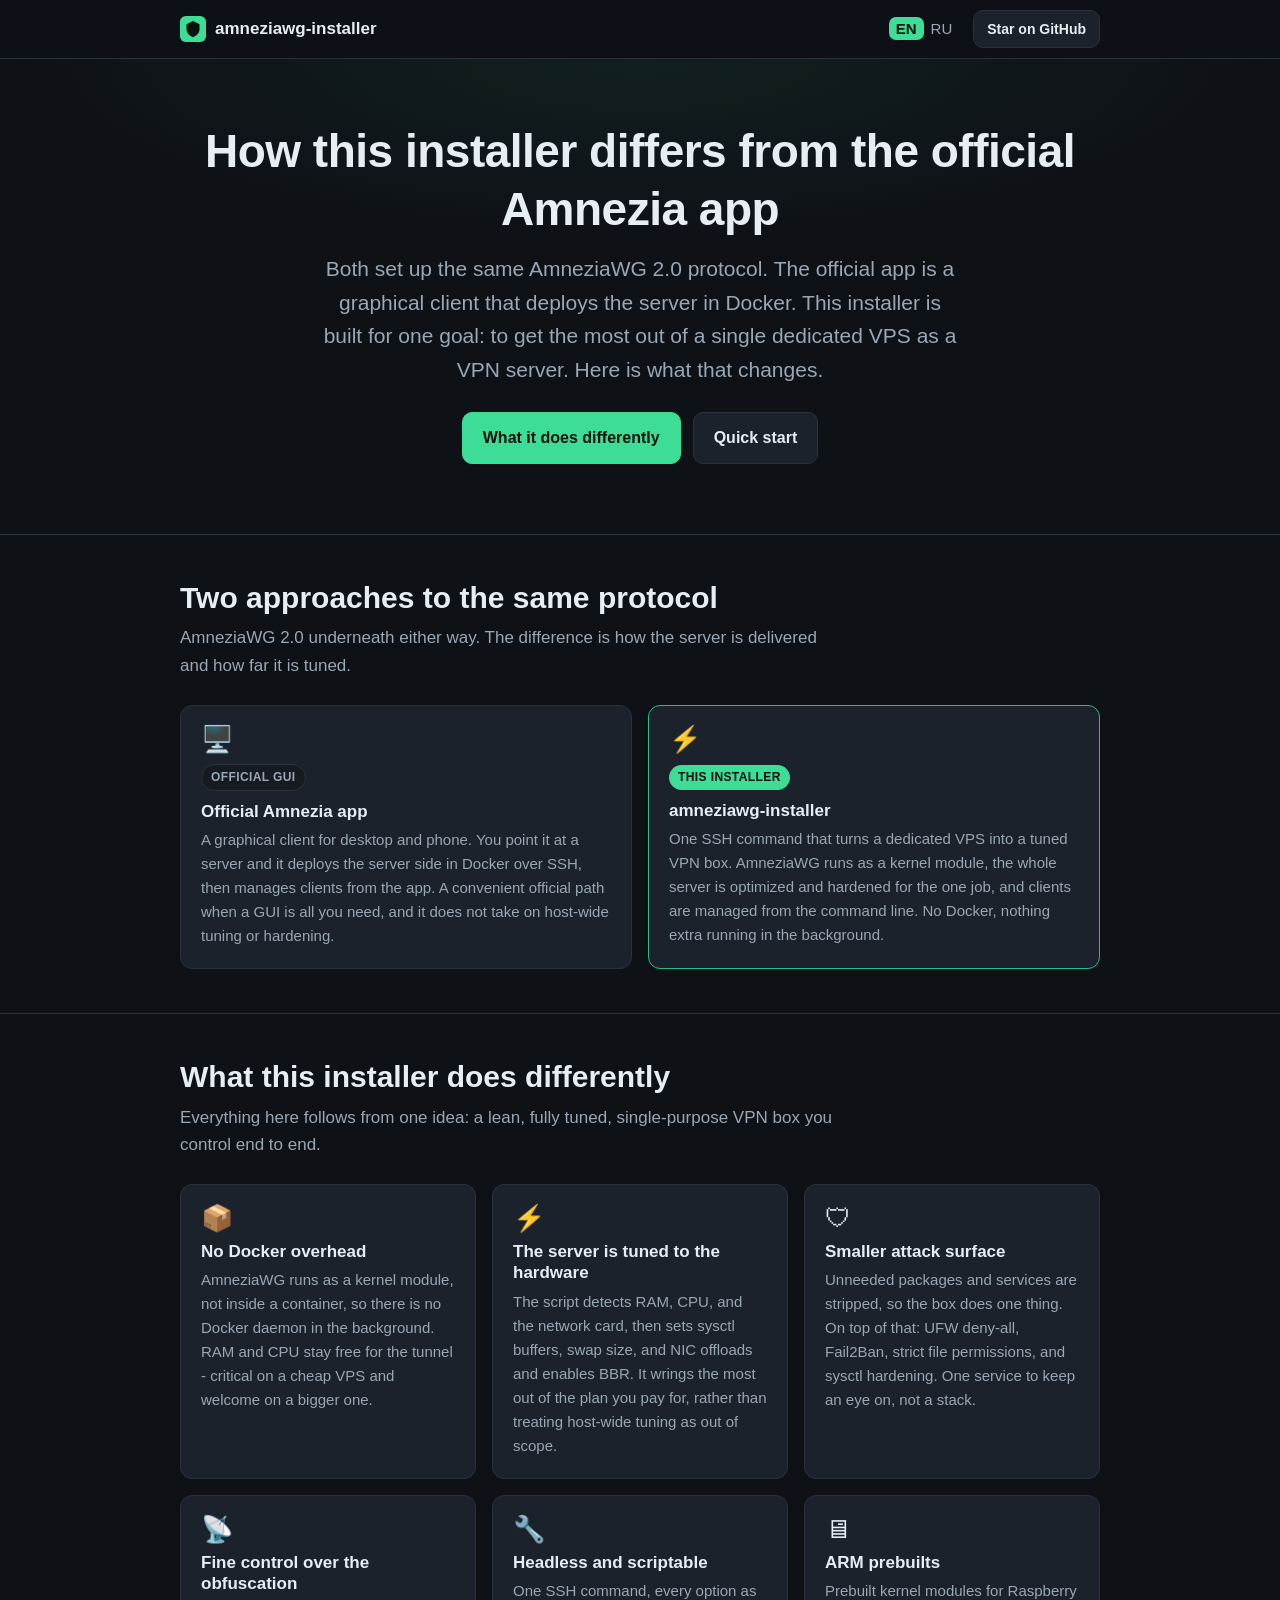
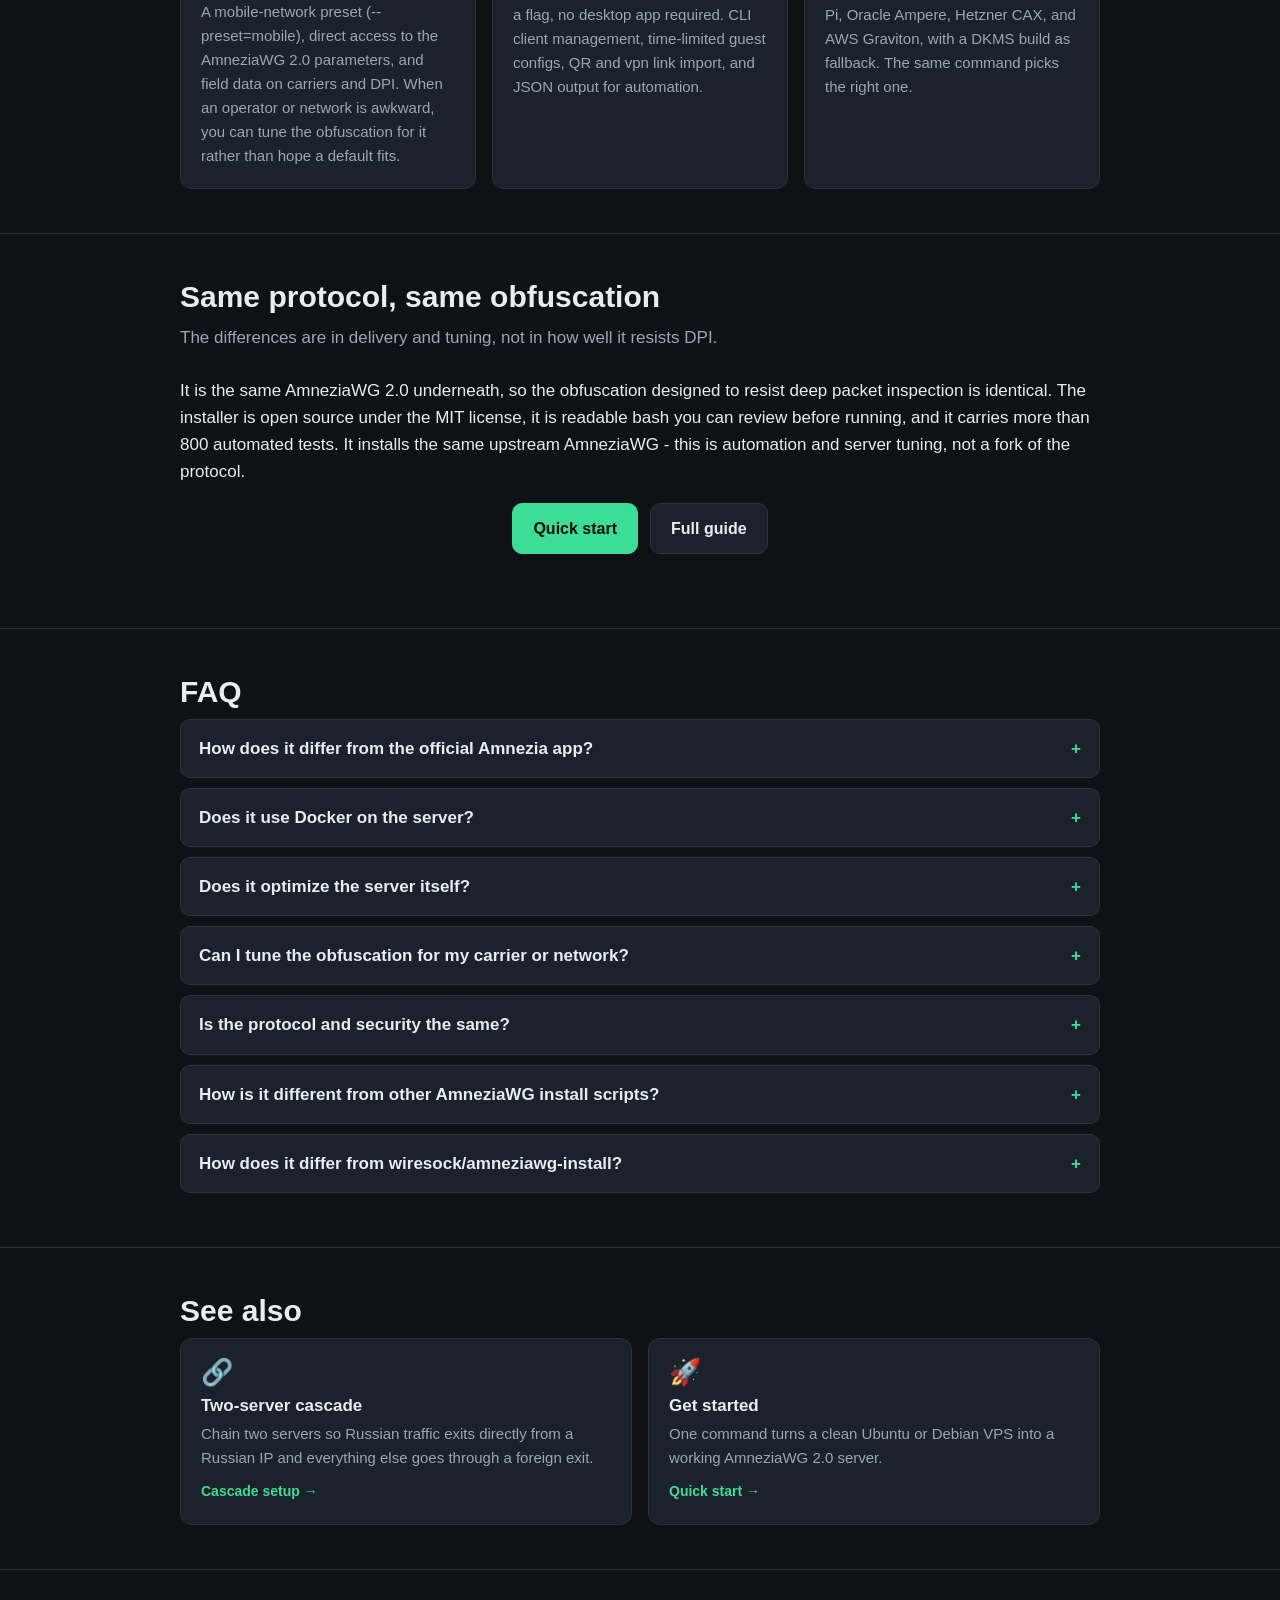
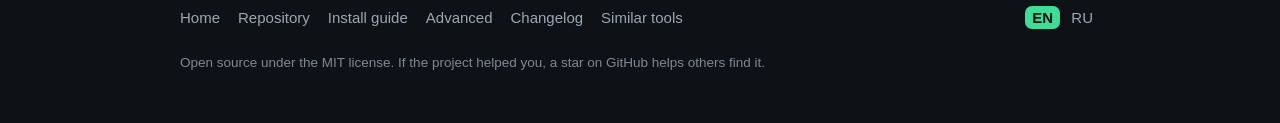
<file: compare/index.html>
<!DOCTYPE html>
<html lang="en">
<head>
<meta charset="utf-8">
<meta name="viewport" content="width=device-width, initial-scale=1">
<title>How amneziawg-installer differs from the official Amnezia app</title>
<meta name="description" content="How amneziawg-installer differs from the official Amnezia app: same AmneziaWG 2.0 protocol, no Docker, the whole server tuned and hardened, fine control over the obfuscation.">
<link rel="canonical" href="https://bivlked.github.io/amneziawg-installer/compare/">
<link rel="alternate" hreflang="en" href="https://bivlked.github.io/amneziawg-installer/compare/">
<link rel="alternate" hreflang="ru" href="https://bivlked.github.io/amneziawg-installer/ru/compare/">
<link rel="alternate" hreflang="x-default" href="https://bivlked.github.io/amneziawg-installer/compare/">
<meta property="og:type" content="article">
<meta property="og:title" content="How amneziawg-installer differs from the official Amnezia app">
<meta property="og:description" content="The same AmneziaWG 2.0 protocol with no Docker overhead, the whole server tuned and hardened, and fine control over the obfuscation.">
<meta property="og:url" content="https://bivlked.github.io/amneziawg-installer/compare/">
<meta property="og:site_name" content="amneziawg-installer">
<meta property="og:image" content="https://bivlked.github.io/amneziawg-installer/assets/og-compare.png">
<meta property="og:image:width" content="1200">
<meta property="og:image:height" content="630">
<meta property="og:image:alt" content="amneziawg-installer vs the official Amnezia app">
<meta property="og:locale" content="en_US">
<meta property="og:locale:alternate" content="ru_RU">
<meta name="twitter:card" content="summary_large_image">
<meta name="twitter:image" content="https://bivlked.github.io/amneziawg-installer/assets/og-compare.png">
<meta name="twitter:title" content="How amneziawg-installer differs from the official Amnezia app">
<meta name="twitter:description" content="The same AmneziaWG 2.0 protocol with no Docker overhead, a fully tuned and hardened server.">
<meta name="theme-color" content="#0e1116">
<meta name="color-scheme" content="dark">
<link rel="icon" href="../assets/favicon.svg" type="image/svg+xml">
<link rel="apple-touch-icon" href="../assets/apple-touch-icon.png">
<link rel="stylesheet" href="../assets/style.css">
<script type="application/ld+json">
{
  "@context": "https://schema.org",
  "@type": "FAQPage",
  "mainEntity": [
    { "@type": "Question", "name": "How does amneziawg-installer differ from the official Amnezia app?", "acceptedAnswer": { "@type": "Answer", "text": "Both run the same AmneziaWG 2.0 protocol. The official app is a GUI that deploys the server side in Docker over SSH. This installer skips Docker and runs AmneziaWG as a kernel module, then tunes and hardens the whole server for a single-purpose VPN - lower overhead, a smaller attack surface, and fine control over the obfuscation." } },
    { "@type": "Question", "name": "Does it use Docker on the server?", "acceptedAnswer": { "@type": "Answer", "text": "No. It installs AmneziaWG as a kernel module through DKMS, so there is no Docker daemon or container stack running in the background. That keeps RAM and CPU use low, which matters most on a cheap VPS but helps on any server." } },
    { "@type": "Question", "name": "Does it optimize the server itself?", "acceptedAnswer": { "@type": "Answer", "text": "Yes. The script reads the server's RAM and network card, then tunes sysctl buffers, swap size, and NIC offloads and enables BBR. It also strips unneeded packages and services so the box does one job. The container-based official app deploys its containers and does not do this kind of host-wide tuning and hardening." } },
    { "@type": "Question", "name": "Can I tune the obfuscation for my carrier or network?", "acceptedAnswer": { "@type": "Answer", "text": "Yes. There is a mobile-network preset, direct access to the AmneziaWG 2.0 parameters, and field data on DPI behaviour, so you can tune the obfuscation for a specific operator or network." } },
    { "@type": "Question", "name": "Is the protocol and security the same?", "acceptedAnswer": { "@type": "Answer", "text": "Yes. It is the same AmneziaWG 2.0 underneath, so the DPI-resistant obfuscation is identical. The installer is open source under the MIT license, it is readable bash you can review before running, and it has more than 800 automated tests. It installs the same upstream AmneziaWG - automation and server tuning, not a fork of the protocol." } },
    { "@type": "Question", "name": "How is it different from other AmneziaWG install scripts?", "acceptedAnswer": { "@type": "Answer", "text": "amneziawg-installer focuses on a fully tuned, single-purpose VPS: deeper server optimization and hardening, mobile-network DPI and CPS tuning, time-limited clients, full Russian and English versions, and no web panel by default. Many other scripts stop at a working tunnel or add a web UI; this one automates the whole server end to end and is tested with more than 800 automated tests." } }
    ,{ "@type": "Question", "name": "How does it differ from wiresock/amneziawg-install?", "acceptedAnswer": { "@type": "Answer", "text": "Both install AmneziaWG 2.0 from bash. wiresock is a wider stack: an optional native web panel and an optional Rust obfuscation proxy that makes traffic look like another protocol (QUIC, DNS, STUN, SIP) to resist active probing; its server-side masking works with any standard AmneziaWG client, while full bidirectional masking requires WireSock Secure Connect. This project stays a single-purpose installer: the obfuscation lives in the AmneziaWG 2.0 config itself (the I1-I5/CPS parameters), tuned for typical mobile-carrier DPI, with no separate proxy daemon and no paid client. It also adds ARM prebuilts, time-limited clients, one-tap vpn:// import, and full Russian and English versions. If you want a browser panel or active-probing resistance built around a separate proxy, wiresock's stack fits; for a simple VPS installer focused on everyday DPI, this project fits." } }
  ]
}
</script>
<script type="application/ld+json">
{
  "@context": "https://schema.org",
  "@type": "BreadcrumbList",
  "itemListElement": [
    { "@type": "ListItem", "position": 1, "name": "amneziawg-installer", "item": "https://bivlked.github.io/amneziawg-installer/" },
    { "@type": "ListItem", "position": 2, "name": "How it differs from the official Amnezia app", "item": "https://bivlked.github.io/amneziawg-installer/compare/" }
  ]
}
</script>
<script type="application/ld+json">
{
  "@context": "https://schema.org",
  "@type": "TechArticle",
  "headline": "How amneziawg-installer differs from the official Amnezia app",
  "description": "How amneziawg-installer differs from the official Amnezia app: same AmneziaWG 2.0 protocol, no Docker, the whole server tuned and hardened, fine control over the obfuscation.",
  "inLanguage": "en",
  "image": "https://bivlked.github.io/amneziawg-installer/assets/og-compare.png",
  "datePublished": "2026-06-15",
  "dateModified": "2026-06-23",
  "author": { "@type": "Person", "name": "bivlked" },
  "publisher": { "@type": "Organization", "name": "amneziawg-installer", "logo": { "@type": "ImageObject", "url": "https://bivlked.github.io/amneziawg-installer/assets/apple-touch-icon.png" } },
  "mainEntityOfPage": "https://bivlked.github.io/amneziawg-installer/compare/",
  "isPartOf": "https://bivlked.github.io/amneziawg-installer/"
}
</script>
</head>
<body>
<a class="skip-link" href="#main">Skip to content</a>

<header class="site-header">
  <div class="wrap">
    <a class="brand" href="/amneziawg-installer/">
      <svg class="logo" viewBox="0 0 32 32" aria-hidden="true"><rect width="32" height="32" rx="7" fill="#3ddc97"/><path d="M16 6l8 4v6c0 5-3.4 8.2-8 10-4.6-1.8-8-5-8-10v-6l8-4z" fill="#07120c"/></svg>
      amneziawg-installer
    </a>
    <nav class="nav-right" aria-label="Site navigation">
      <span class="lang-switch"><a class="active" aria-current="page" aria-label="English" href="/amneziawg-installer/compare/">EN</a><a aria-label="Русский" href="/amneziawg-installer/ru/compare/">RU</a></span>
      <a class="btn btn-sm" href="https://github.com/bivlked/amneziawg-installer">Star on GitHub</a>
    </nav>
  </div>
</header>

<main id="main">

<section class="hero">
  <div class="wrap">
    <h1>How this installer differs from the official Amnezia app</h1>
    <p class="lede">Both set up the same AmneziaWG 2.0 protocol. The official app is a graphical client that deploys the server in Docker. This installer is built for one goal: to get the most out of a single dedicated VPS as a VPN server. Here is what that changes.</p>
    <div class="cta-row">
      <a class="btn btn-primary" href="#different">What it does differently</a>
      <a class="btn" href="/amneziawg-installer/#quick-start">Quick start</a>
    </div>
  </div>
</section>

<section id="approaches">
  <div class="wrap">
    <h2>Two approaches to the same protocol</h2>
    <p class="sub">AmneziaWG 2.0 underneath either way. The difference is how the server is delivered and how far it is tuned.</p>
    <div class="grid">
      <div class="card">
        <div class="ico" aria-hidden="true">&#128421;&#65039;</div>
        <span class="tag neutral">Official GUI</span>
        <h3>Official Amnezia app</h3>
        <p>A graphical client for desktop and phone. You point it at a server and it deploys the server side in Docker over SSH, then manages clients from the app. A convenient official path when a GUI is all you need, and it does not take on host-wide tuning or hardening.</p>
      </div>
      <div class="card lead">
        <div class="ico" aria-hidden="true">&#9889;</div>
        <span class="tag ours">This installer</span>
        <h3>amneziawg-installer</h3>
        <p>One SSH command that turns a dedicated VPS into a tuned VPN box. AmneziaWG runs as a kernel module, the whole server is optimized and hardened for the one job, and clients are managed from the command line. No Docker, nothing extra running in the background.</p>
      </div>
    </div>
  </div>
</section>

<section id="different">
  <div class="wrap">
    <h2>What this installer does differently</h2>
    <p class="sub">Everything here follows from one idea: a lean, fully tuned, single-purpose VPN box you control end to end.</p>
    <div class="grid">
      <div class="card">
        <div class="ico" aria-hidden="true">&#128230;</div>
        <h3>No Docker overhead</h3>
        <p>AmneziaWG runs as a kernel module, not inside a container, so there is no Docker daemon in the background. RAM and CPU stay free for the tunnel - critical on a cheap VPS and welcome on a bigger one.</p>
      </div>
      <div class="card">
        <div class="ico" aria-hidden="true">&#9889;</div>
        <h3>The server is tuned to the hardware</h3>
        <p>The script detects RAM, CPU, and the network card, then sets sysctl buffers, swap size, and NIC offloads and enables BBR. It wrings the most out of the plan you pay for, rather than treating host-wide tuning as out of scope.</p>
      </div>
      <div class="card">
        <div class="ico" aria-hidden="true">&#128737;</div>
        <h3>Smaller attack surface</h3>
        <p>Unneeded packages and services are stripped, so the box does one thing. On top of that: UFW deny-all, Fail2Ban, strict file permissions, and sysctl hardening. One service to keep an eye on, not a stack.</p>
      </div>
      <div class="card">
        <div class="ico" aria-hidden="true">&#128225;</div>
        <h3>Fine control over the obfuscation</h3>
        <p>A mobile-network preset (--preset=mobile), direct access to the AmneziaWG 2.0 parameters, and field data on carriers and DPI. When an operator or network is awkward, you can tune the obfuscation for it rather than hope a default fits.</p>
      </div>
      <div class="card">
        <div class="ico" aria-hidden="true">&#128295;</div>
        <h3>Headless and scriptable</h3>
        <p>One SSH command, every option as a flag, no desktop app required. CLI client management, time-limited guest configs, QR and vpn link import, and JSON output for automation.</p>
      </div>
      <div class="card">
        <div class="ico" aria-hidden="true">&#128421;</div>
        <h3>ARM prebuilts</h3>
        <p>Prebuilt kernel modules for Raspberry Pi, Oracle Ampere, Hetzner CAX, and AWS Graviton, with a DKMS build as fallback. The same command picks the right one.</p>
      </div>
    </div>
  </div>
</section>

<section id="trust">
  <div class="wrap">
    <h2>Same protocol, same obfuscation</h2>
    <p class="sub">The differences are in delivery and tuning, not in how well it resists DPI.</p>
    <p>It is the same AmneziaWG 2.0 underneath, so the obfuscation designed to resist deep packet inspection is identical. The installer is open source under the MIT license, it is readable bash you can review before running, and it carries more than 800 automated tests. It installs the same upstream AmneziaWG - this is automation and server tuning, not a fork of the protocol.</p>
    <div class="cta-row">
      <a class="btn btn-primary" href="/amneziawg-installer/#quick-start">Quick start</a>
      <a class="btn" href="https://github.com/bivlked/amneziawg-installer/blob/main/INSTALL_VPS.md">Full guide</a>
    </div>
  </div>
</section>

<section id="faq">
  <div class="wrap">
    <h2>FAQ</h2>
    <div class="faq">
      <details><summary>How does it differ from the official Amnezia app?</summary><div class="answer">Both run the same AmneziaWG 2.0 protocol. The official app is a GUI that deploys the server side in Docker over SSH. This installer skips Docker and runs AmneziaWG as a kernel module, then tunes and hardens the whole server for a single-purpose VPN - lower overhead, a smaller attack surface, and fine control over the obfuscation.</div></details>
      <details><summary>Does it use Docker on the server?</summary><div class="answer">No. It installs AmneziaWG as a kernel module through DKMS, so there is no Docker daemon or container stack running in the background. That keeps RAM and CPU use low, which matters most on a cheap VPS but helps on any server.</div></details>
      <details><summary>Does it optimize the server itself?</summary><div class="answer">Yes. The script reads the server's RAM and network card, then tunes sysctl buffers, swap size, and NIC offloads and enables BBR. It also strips unneeded packages so the box does one job. The container-based official app deploys its containers and does not do this kind of host-wide tuning and hardening.</div></details>
      <details><summary>Can I tune the obfuscation for my carrier or network?</summary><div class="answer">Yes. There is a mobile-network preset, direct access to the AmneziaWG 2.0 parameters, and field data on DPI behaviour, so you can tune the obfuscation for a specific operator or network.</div></details>
      <details><summary>Is the protocol and security the same?</summary><div class="answer">Yes. It is the same AmneziaWG 2.0 underneath, so the DPI-resistant obfuscation is identical. The installer is open source under the MIT license, readable bash you can review before running, with more than 800 automated tests. It installs the same upstream AmneziaWG - automation and server tuning, not a fork of the protocol.</div></details>
      <details><summary>How is it different from other AmneziaWG install scripts?</summary><div class="answer">amneziawg-installer focuses on a fully tuned, single-purpose VPS: deeper server optimization and hardening, mobile-network DPI and CPS tuning, time-limited clients, full Russian and English versions, and no web panel by default. Many other scripts stop at a working tunnel or add a web UI; this one automates the whole server end to end and is tested with more than 800 automated tests.</div></details>
      <details><summary>How does it differ from wiresock/amneziawg-install?</summary><div class="answer">Both install AmneziaWG 2.0 from bash. wiresock is a wider stack: an optional native web panel and an optional Rust obfuscation proxy that makes traffic look like another protocol (QUIC, DNS, STUN, SIP) to resist active probing; its server-side masking works with any standard AmneziaWG client, while full bidirectional masking requires WireSock Secure Connect. This project stays a single-purpose installer: the obfuscation lives in the AmneziaWG 2.0 config itself (the I1-I5/CPS parameters), tuned for typical mobile-carrier DPI, with no separate proxy daemon and no paid client. It also adds ARM prebuilts, time-limited clients, one-tap vpn:// import, and full Russian and English versions. If you want a browser panel or active-probing resistance built around a separate proxy, wiresock's stack fits; for a simple VPS installer focused on everyday DPI, this project fits.</div></details>
    </div>
  </div>
</section>

<section id="related" class="related">
  <div class="wrap">
    <h2>See also</h2>
    <div class="grid">
      <div class="card">
        <div class="ico" aria-hidden="true">&#128279;</div>
        <h3>Two-server cascade</h3>
        <p>Chain two servers so Russian traffic exits directly from a Russian IP and everything else goes through a foreign exit.</p>
        <a class="go" href="/amneziawg-installer/cascade/">Cascade setup &#8594;</a>
      </div>
      <div class="card">
        <div class="ico" aria-hidden="true">&#128640;</div>
        <h3>Get started</h3>
        <p>One command turns a clean Ubuntu or Debian VPS into a working AmneziaWG 2.0 server.</p>
        <a class="go" href="/amneziawg-installer/#quick-start">Quick start &#8594;</a>
      </div>
    </div>
  </div>
</section>

</main>

<footer class="site-footer">
  <div class="wrap">
    <div class="cols">
      <div>
        <div class="foot-links">
          <a href="/amneziawg-installer/">Home</a>
          <a href="https://github.com/bivlked/amneziawg-installer">Repository</a>
          <a href="https://github.com/bivlked/amneziawg-installer/blob/main/INSTALL_VPS.md">Install guide</a>
          <a href="https://github.com/bivlked/amneziawg-installer/blob/main/ADVANCED.en.md">Advanced</a>
          <a href="https://github.com/bivlked/amneziawg-installer/blob/main/CHANGELOG.en.md">Changelog</a>
          <a href="https://github.com/bivlked/amneziawg-installer#similar-tools">Similar tools</a>
        </div>
        <p class="note">Open source under the MIT license. If the project helped you, a star on GitHub helps others find it.</p>
      </div>
      <div class="lang-switch"><a class="active" aria-current="page" aria-label="English" href="/amneziawg-installer/compare/">EN</a> <a aria-label="Русский" href="/amneziawg-installer/ru/compare/">RU</a></div>
    </div>
  </div>
</footer>

</body>
</html>
</file>
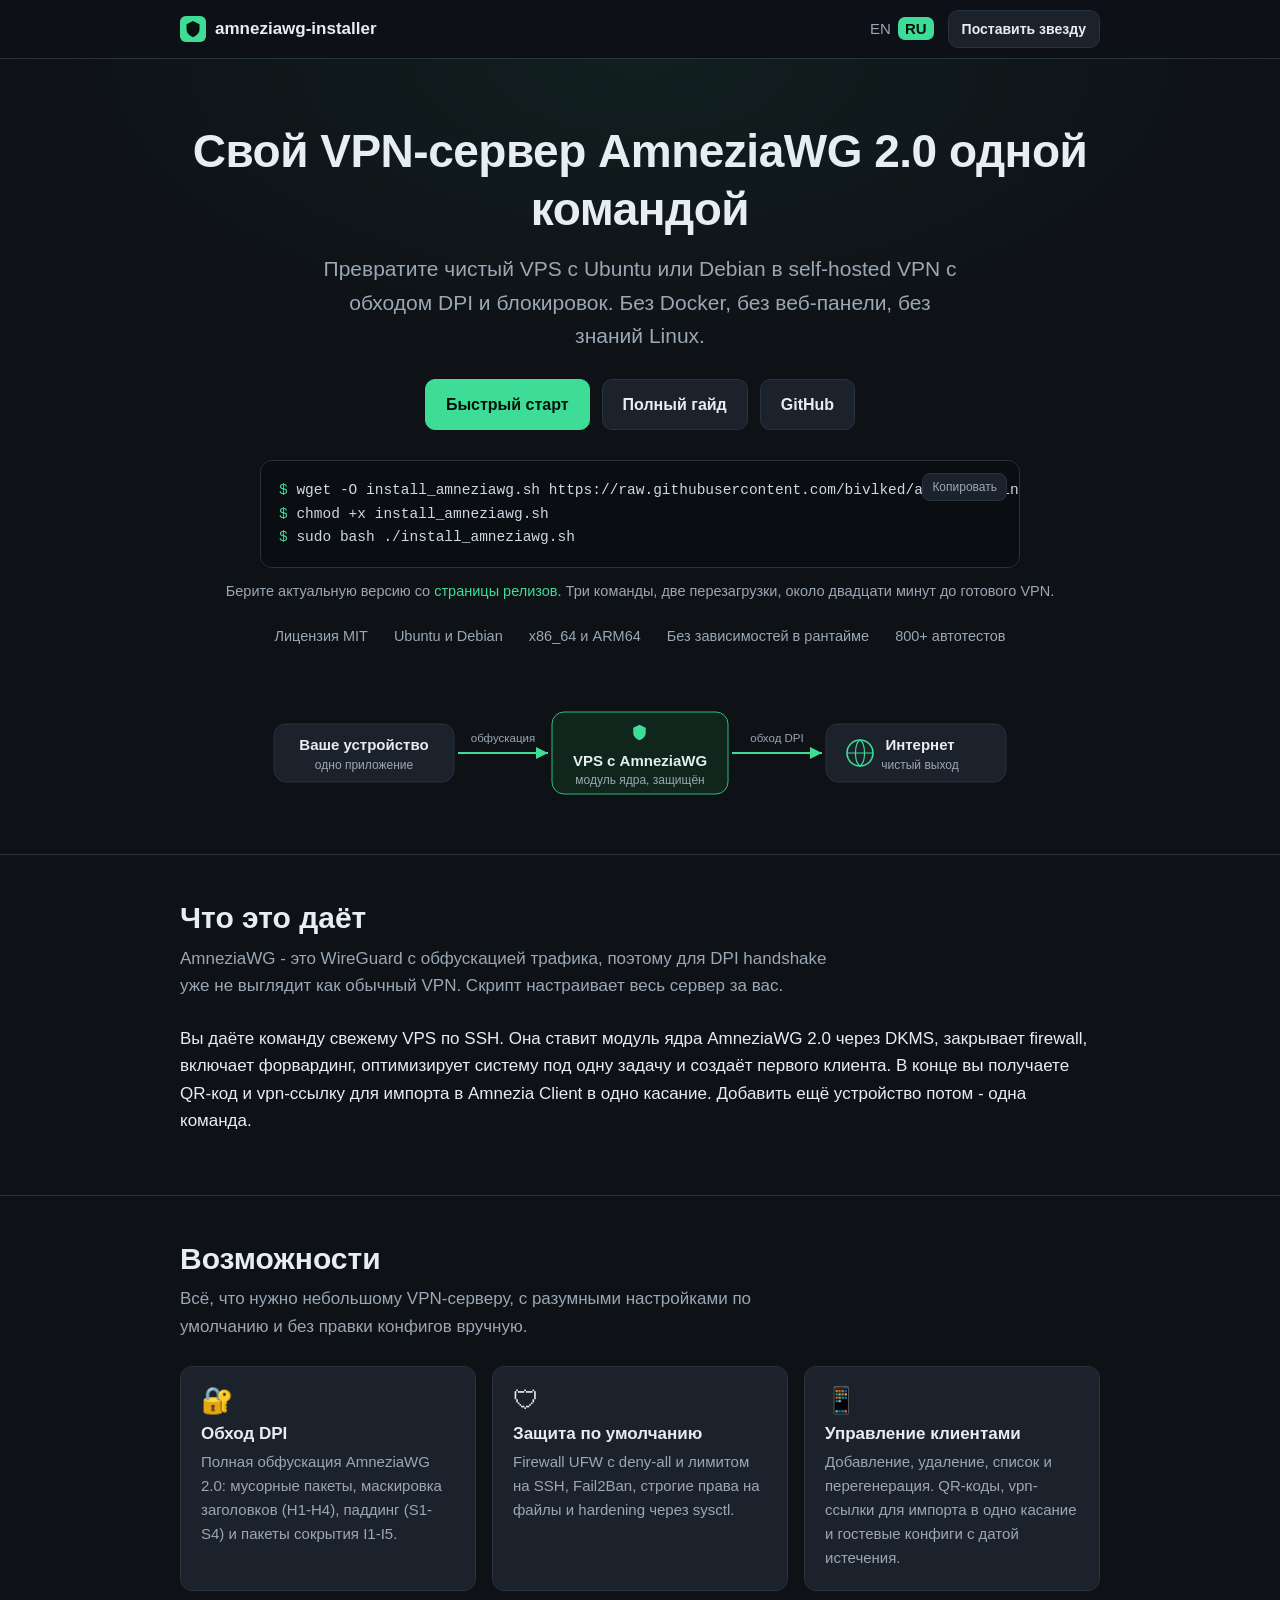
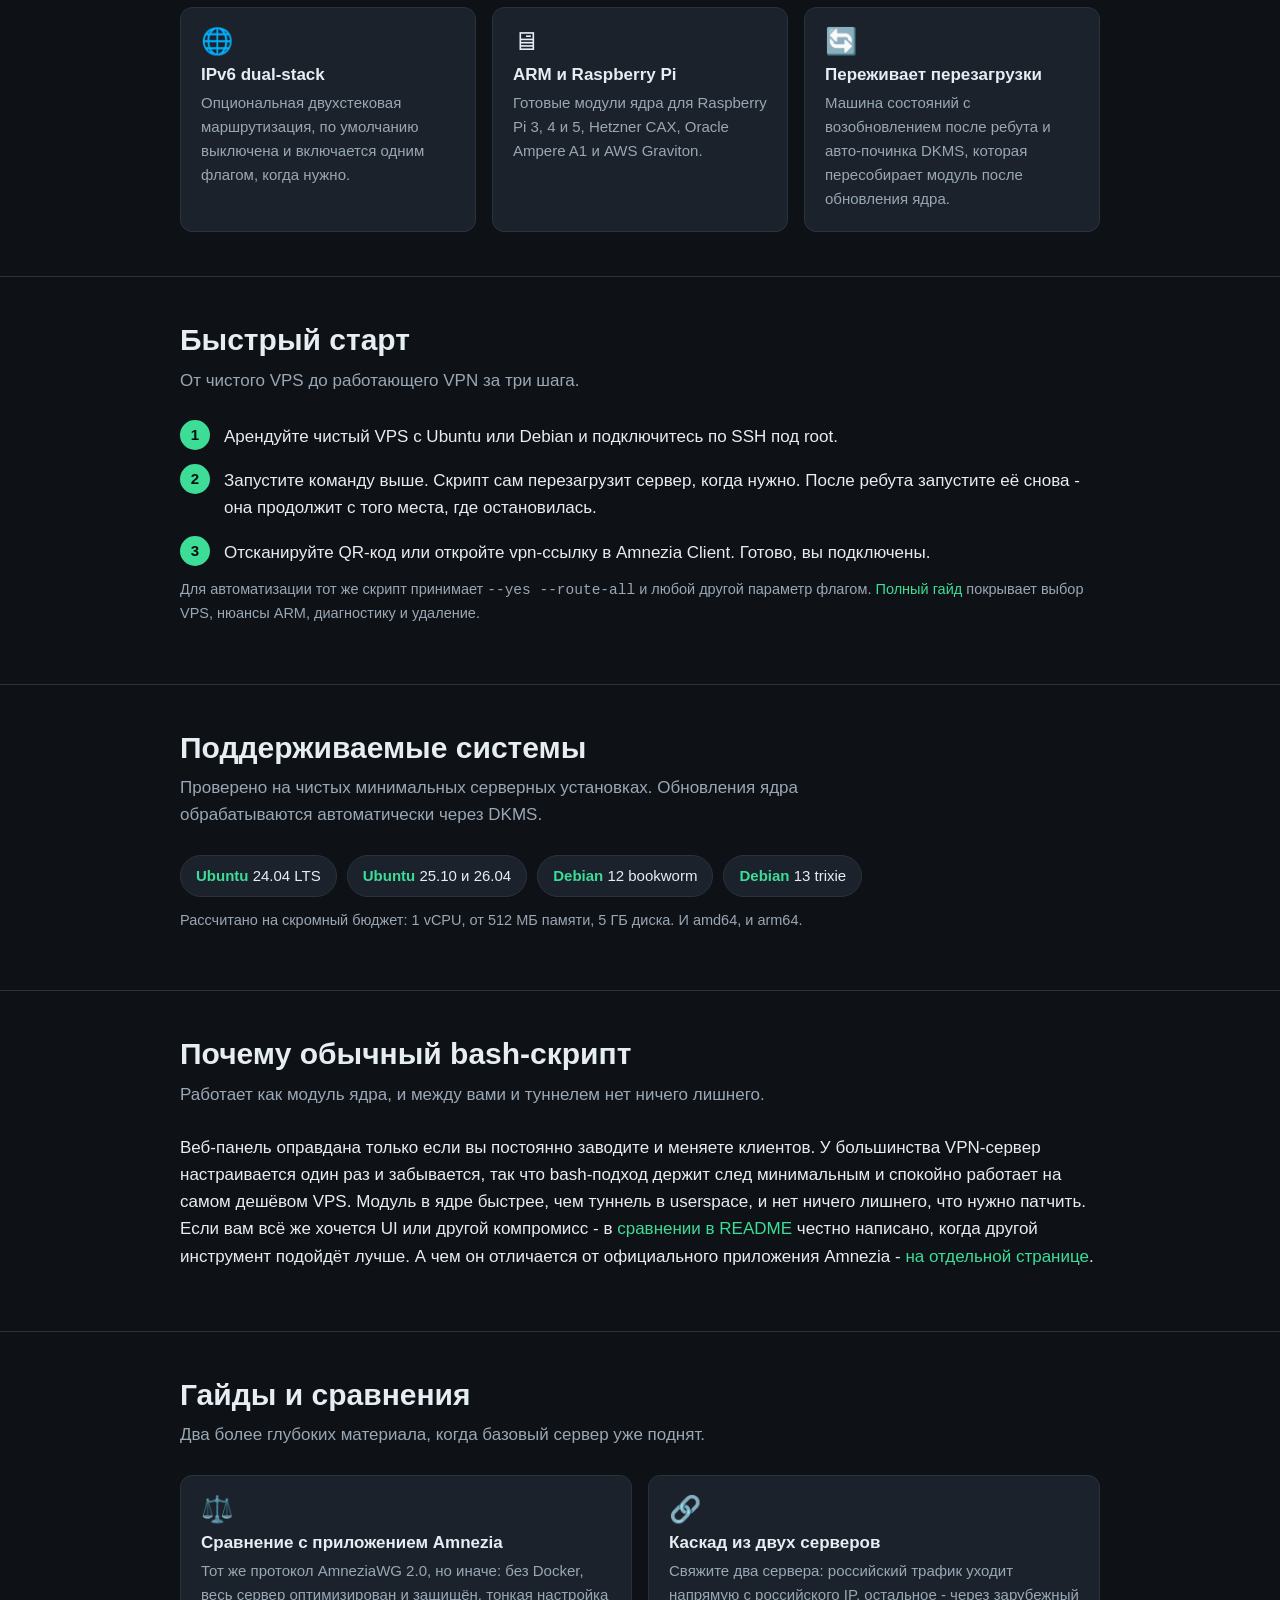
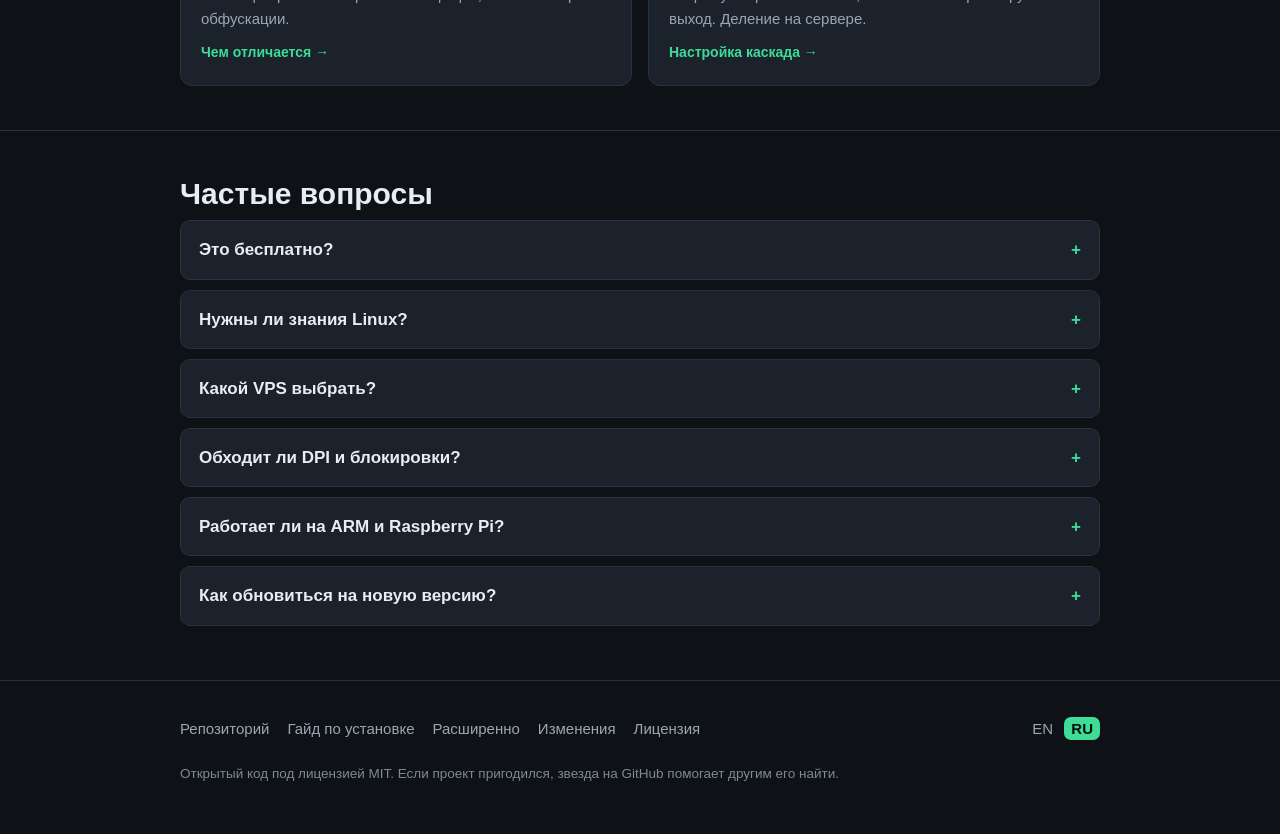
<file: ru/index.html>
<!DOCTYPE html>
<html lang="ru">
<head>
<meta charset="utf-8">
<meta name="viewport" content="width=device-width, initial-scale=1">
<title>AmneziaWG 2.0 VPN на свой сервер одной командой</title>
<meta name="description" content="Установка self-hosted AmneziaWG 2.0 VPN на чистый VPS с Ubuntu или Debian одной командой. Обход DPI, защита сервера и управление клиентами. Лицензия MIT.">
<link rel="canonical" href="https://bivlked.github.io/amneziawg-installer/ru/">
<link rel="alternate" hreflang="en" href="https://bivlked.github.io/amneziawg-installer/">
<link rel="alternate" hreflang="ru" href="https://bivlked.github.io/amneziawg-installer/ru/">
<link rel="alternate" hreflang="x-default" href="https://bivlked.github.io/amneziawg-installer/">
<meta property="og:type" content="website">
<meta property="og:title" content="AmneziaWG 2.0 VPN на свой сервер одной командой">
<meta property="og:description" content="Одна команда превращает чистый VPS с Ubuntu или Debian в устойчивый к DPI VPN-сервер AmneziaWG 2.0. Открытый код, лицензия MIT.">
<meta property="og:url" content="https://bivlked.github.io/amneziawg-installer/ru/">
<meta property="og:site_name" content="amneziawg-installer">
<meta property="og:image" content="https://bivlked.github.io/amneziawg-installer/assets/og-ru.png">
<meta property="og:image:width" content="1200">
<meta property="og:image:height" content="630">
<meta property="og:image:alt" content="amneziawg-installer - VPN-сервер AmneziaWG 2.0 одной командой">
<meta property="og:locale" content="ru_RU">
<meta property="og:locale:alternate" content="en_US">
<meta name="twitter:card" content="summary_large_image">
<meta name="twitter:image" content="https://bivlked.github.io/amneziawg-installer/assets/og-ru.png">
<meta name="twitter:title" content="AmneziaWG 2.0 VPN на свой сервер одной командой">
<meta name="twitter:description" content="Одна команда превращает чистый VPS с Ubuntu или Debian в устойчивый к DPI VPN-сервер AmneziaWG 2.0. Открытый код, лицензия MIT.">
<meta name="google-site-verification" content="3E6FtjgNbCI2T4Ho99Hl--kZt4UFRLLwphMFXHerhmE">
<meta name="theme-color" content="#0e1116">
<meta name="color-scheme" content="dark">
<link rel="icon" href="../assets/favicon.svg" type="image/svg+xml">
<link rel="apple-touch-icon" href="../assets/apple-touch-icon.png">
<link rel="stylesheet" href="../assets/style.css">
<script type="application/ld+json">
{
  "@context": "https://schema.org",
  "@type": "SoftwareApplication",
  "name": "amneziawg-installer",
  "description": "Установщик и набор скриптов управления для self-hosted VPN AmneziaWG 2.0 на серверах Ubuntu и Debian, в одну команду.",
  "applicationCategory": "SecurityApplication",
  "operatingSystem": "Ubuntu 24.04, Ubuntu 25.10, Ubuntu 26.04, Debian 12, Debian 13",
  "license": "https://opensource.org/licenses/MIT",
  "codeRepository": "https://github.com/bivlked/amneziawg-installer",
  "url": "https://bivlked.github.io/amneziawg-installer/ru/",
  "offers": { "@type": "Offer", "price": "0", "priceCurrency": "USD" },
  "author": { "@type": "Person", "name": "bivlked" }
}
</script>
<script type="application/ld+json">
{
  "@context": "https://schema.org",
  "@type": "FAQPage",
  "mainEntity": [
    { "@type": "Question", "name": "Это бесплатно?", "acceptedAnswer": { "@type": "Answer", "text": "Да. Установщик с открытым кодом под лицензией MIT. Платите только за VPS - от 3 до 5 долларов в месяц." } },
    { "@type": "Question", "name": "Нужны ли знания Linux?", "acceptedAnswer": { "@type": "Answer", "text": "Нет. Вы вставляете одну команду в SSH на чистом VPS. Скрипт сам ставит модуль ядра, настраивает firewall и форвардинг, создаёт первого клиента и печатает QR-код и vpn-ссылку." } },
    { "@type": "Question", "name": "Какой VPS выбрать?", "acceptedAnswer": { "@type": "Answer", "text": "Чистый VPS с Ubuntu или Debian, 1 vCPU и от 512 МБ памяти. Скрипт рассчитан на отдельный VPS, а не на домашний роутер или shared-хостинг." } },
    { "@type": "Question", "name": "Обходит ли DPI и блокировки?", "acceptedAnswer": { "@type": "Answer", "text": "AmneziaWG 2.0 добавляет обфускацию поверх WireGuard и сопротивляется DPI, который применяют ТСПУ в России, а также в Иране, Китае и в школьных и корпоративных сетях. Гарантии против каждого оператора нет, но протокол даёт настройки обфускации, которые проходят сегодня." } },
    { "@type": "Question", "name": "Работает ли на ARM и Raspberry Pi?", "acceptedAnswer": { "@type": "Answer", "text": "Да. Готовые модули ARM64 покрывают Raspberry Pi 3, 4 и 5, Hetzner CAX, Oracle Ampere A1 и AWS Graviton. Та же команда выберет нужный." } },
    { "@type": "Question", "name": "Как обновиться на новую версию?", "acceptedAnswer": { "@type": "Answer", "text": "Скачайте скрипт нового релиза на тот же сервер и запустите его с флагом --force. Ключи сервера, клиенты и настройки обфускации переживают переустановку. После обновления ядра модуль DKMS пересобирается автоматически при следующей загрузке." } }
  ]
}
</script>
</head>
<body>
<a class="skip-link" href="#main">К содержимому</a>

<header class="site-header">
  <div class="wrap">
    <a class="brand" href="/amneziawg-installer/ru/">
      <svg class="logo" viewBox="0 0 32 32" aria-hidden="true"><rect width="32" height="32" rx="7" fill="#3ddc97"/><path d="M16 6l8 4v6c0 5-3.4 8.2-8 10-4.6-1.8-8-5-8-10v-6l8-4z" fill="#07120c"/></svg>
      amneziawg-installer
    </a>
    <nav class="nav-right" aria-label="Навигация по сайту">
      <span class="lang-switch"><a aria-label="English" href="/amneziawg-installer/">EN</a><a class="active" aria-current="page" aria-label="Русский" href="/amneziawg-installer/ru/">RU</a></span>
      <a class="btn btn-sm" href="https://github.com/bivlked/amneziawg-installer">Поставить звезду</a>
    </nav>
  </div>
</header>

<main id="main">

<section class="hero">
  <div class="wrap">
    <h1>Свой VPN-сервер AmneziaWG 2.0 одной командой</h1>
    <p class="lede">Превратите чистый VPS с Ubuntu или Debian в self-hosted VPN с обходом DPI и блокировок. Без Docker, без веб-панели, без знаний Linux.</p>
    <div class="cta-row">
      <a class="btn btn-primary" href="#quick-start">Быстрый старт</a>
      <a class="btn" href="https://github.com/bivlked/amneziawg-installer/blob/main/INSTALL_VPS.md">Полный гайд</a>
      <a class="btn" href="https://github.com/bivlked/amneziawg-installer">GitHub</a>
    </div>
    <div class="cmd">
      <button class="copy-btn" type="button" aria-label="Скопировать команду установки" data-copy="wget -O install_amneziawg.sh https://raw.githubusercontent.com/bivlked/amneziawg-installer/v5.18.1/install_amneziawg.sh&#10;chmod +x install_amneziawg.sh&#10;sudo bash ./install_amneziawg.sh">Копировать</button>
      <pre><span class="prompt">$ </span>wget -O install_amneziawg.sh https://raw.githubusercontent.com/bivlked/amneziawg-installer/v5.18.1/install_amneziawg.sh
<span class="prompt">$ </span>chmod +x install_amneziawg.sh
<span class="prompt">$ </span>sudo bash ./install_amneziawg.sh</pre>
    </div>
    <p class="sr-only" role="status" aria-live="polite" data-copy-status></p>
    <p class="inline-note">Берите актуальную версию со <a href="https://github.com/bivlked/amneziawg-installer/releases">страницы релизов</a>. Три команды, две перезагрузки, около двадцати минут до готового VPN.</p>
    <div class="trust">
      <span>Лицензия MIT</span>
      <span>Ubuntu и Debian</span>
      <span>x86_64 и ARM64</span>
      <span>Без зависимостей в рантайме</span>
      <span>800+ автотестов</span>
    </div>
    <figure class="hero-art" aria-hidden="true">
      <svg viewBox="0 0 760 132" xmlns="http://www.w3.org/2000/svg" font-family="-apple-system, BlinkMacSystemFont, 'Segoe UI', Roboto, sans-serif">
        <defs><marker id="ar" markerWidth="9" markerHeight="9" refX="6" refY="3" orient="auto"><path d="M0 0l6 3-6 3z" fill="#3ddc97"/></marker></defs>
        <rect x="14" y="42" width="180" height="58" rx="12" fill="#1b222c" stroke="#2a323d"/>
        <text x="104" y="68" text-anchor="middle" font-size="15" font-weight="600" fill="#e6edf3">Ваше устройство</text>
        <text x="104" y="87" text-anchor="middle" font-size="12" fill="#9aa7b4">одно приложение</text>
        <line x1="198" y1="71" x2="288" y2="71" stroke="#3ddc97" stroke-width="2" marker-end="url(#ar)"/>
        <text x="243" y="60" text-anchor="middle" font-size="11.5" fill="#9aa7b4">обфускация</text>
        <rect x="292" y="30" width="176" height="82" rx="12" fill="#10261c" stroke="#2bbd80"/>
        <g transform="translate(367 38) scale(0.78)"><path d="M16 6l8 4v6c0 5-3.4 8.2-8 10-4.6-1.8-8-5-8-10v-6l8-4z" fill="#3ddc97"/></g>
        <text x="380" y="84" text-anchor="middle" font-size="15" font-weight="600" fill="#e6edf3">VPS с AmneziaWG</text>
        <text x="380" y="102" text-anchor="middle" font-size="12" fill="#9aa7b4">модуль ядра, защищён</text>
        <line x1="472" y1="71" x2="562" y2="71" stroke="#3ddc97" stroke-width="2" marker-end="url(#ar)"/>
        <text x="517" y="60" text-anchor="middle" font-size="11.5" fill="#9aa7b4">обход DPI</text>
        <rect x="566" y="42" width="180" height="58" rx="12" fill="#1b222c" stroke="#2a323d"/>
        <circle cx="600" cy="71" r="13" fill="none" stroke="#3ddc97" stroke-width="1.6"/>
        <path d="M587 71h26M600 58c6 4 6 22 0 26M600 58c-6 4-6 22 0 26" fill="none" stroke="#3ddc97" stroke-width="1.2"/>
        <text x="660" y="68" text-anchor="middle" font-size="15" font-weight="600" fill="#e6edf3">Интернет</text>
        <text x="660" y="87" text-anchor="middle" font-size="12" fill="#9aa7b4">чистый выход</text>
      </svg>
    </figure>
  </div>
</section>

<section id="what">
  <div class="wrap">
    <h2>Что это даёт</h2>
    <p class="sub">AmneziaWG - это WireGuard с обфускацией трафика, поэтому для DPI handshake уже не выглядит как обычный VPN. Скрипт настраивает весь сервер за вас.</p>
    <p>Вы даёте команду свежему VPS по SSH. Она ставит модуль ядра AmneziaWG 2.0 через DKMS, закрывает firewall, включает форвардинг, оптимизирует систему под одну задачу и создаёт первого клиента. В конце вы получаете QR-код и vpn-ссылку для импорта в Amnezia Client в одно касание. Добавить ещё устройство потом - одна команда.</p>
  </div>
</section>

<section id="features">
  <div class="wrap">
    <h2>Возможности</h2>
    <p class="sub">Всё, что нужно небольшому VPN-серверу, с разумными настройками по умолчанию и без правки конфигов вручную.</p>
    <div class="grid">
      <div class="card"><div class="ico" aria-hidden="true">&#128272;</div><h3>Обход DPI</h3><p>Полная обфускация AmneziaWG 2.0: мусорные пакеты, маскировка заголовков (H1-H4), паддинг (S1-S4) и пакеты сокрытия I1-I5.</p></div>
      <div class="card"><div class="ico" aria-hidden="true">&#128737;</div><h3>Защита по умолчанию</h3><p>Firewall UFW с deny-all и лимитом на SSH, Fail2Ban, строгие права на файлы и hardening через sysctl.</p></div>
      <div class="card"><div class="ico" aria-hidden="true">&#128241;</div><h3>Управление клиентами</h3><p>Добавление, удаление, список и перегенерация. QR-коды, vpn-ссылки для импорта в одно касание и гостевые конфиги с датой истечения.</p></div>
      <div class="card"><div class="ico" aria-hidden="true">&#127760;</div><h3>IPv6 dual-stack</h3><p>Опциональная двухстековая маршрутизация, по умолчанию выключена и включается одним флагом, когда нужно.</p></div>
      <div class="card"><div class="ico" aria-hidden="true">&#128421;</div><h3>ARM и Raspberry Pi</h3><p>Готовые модули ядра для Raspberry Pi 3, 4 и 5, Hetzner CAX, Oracle Ampere A1 и AWS Graviton.</p></div>
      <div class="card"><div class="ico" aria-hidden="true">&#128260;</div><h3>Переживает перезагрузки</h3><p>Машина состояний с возобновлением после ребута и авто-починка DKMS, которая пересобирает модуль после обновления ядра.</p></div>
    </div>
  </div>
</section>

<section id="quick-start">
  <div class="wrap">
    <h2>Быстрый старт</h2>
    <p class="sub">От чистого VPS до работающего VPN за три шага.</p>
    <ol class="steps">
      <li class="step"><span class="n" aria-hidden="true"></span><p>Арендуйте чистый VPS с Ubuntu или Debian и подключитесь по SSH под root.</p></li>
      <li class="step"><span class="n" aria-hidden="true"></span><p>Запустите команду выше. Скрипт сам перезагрузит сервер, когда нужно. После ребута запустите её снова - она продолжит с того места, где остановилась.</p></li>
      <li class="step"><span class="n" aria-hidden="true"></span><p>Отсканируйте QR-код или откройте vpn-ссылку в Amnezia Client. Готово, вы подключены.</p></li>
    </ol>
    <p class="inline-note mt">Для автоматизации тот же скрипт принимает <code>--yes --route-all</code> и любой другой параметр флагом. <a href="https://github.com/bivlked/amneziawg-installer/blob/main/INSTALL_VPS.md">Полный гайд</a> покрывает выбор VPS, нюансы ARM, диагностику и удаление.</p>
  </div>
</section>

<section id="os">
  <div class="wrap">
    <h2>Поддерживаемые системы</h2>
    <p class="sub">Проверено на чистых минимальных серверных установках. Обновления ядра обрабатываются автоматически через DKMS.</p>
    <div class="os-list">
      <span class="pill"><b>Ubuntu</b> 24.04 LTS</span>
      <span class="pill"><b>Ubuntu</b> 25.10 и 26.04</span>
      <span class="pill"><b>Debian</b> 12 bookworm</span>
      <span class="pill"><b>Debian</b> 13 trixie</span>
    </div>
    <p class="inline-note mt">Рассчитано на скромный бюджет: 1 vCPU, от 512 МБ памяти, 5 ГБ диска. И amd64, и arm64.</p>
  </div>
</section>

<section id="why">
  <div class="wrap">
    <h2>Почему обычный bash-скрипт</h2>
    <p class="sub">Работает как модуль ядра, и между вами и туннелем нет ничего лишнего.</p>
    <p>Веб-панель оправдана только если вы постоянно заводите и меняете клиентов. У большинства VPN-сервер настраивается один раз и забывается, так что bash-подход держит след минимальным и спокойно работает на самом дешёвом VPS. Модуль в ядре быстрее, чем туннель в userspace, и нет ничего лишнего, что нужно патчить. Если вам всё же хочется UI или другой компромисс - в <a href="https://github.com/bivlked/amneziawg-installer#similar-tools">сравнении в README</a> честно написано, когда другой инструмент подойдёт лучше. А чем он отличается от официального приложения Amnezia - <a href="compare/">на отдельной странице</a>.</p>
  </div>
</section>

<section id="guides" class="related">
  <div class="wrap">
    <h2>Гайды и сравнения</h2>
    <p class="sub">Два более глубоких материала, когда базовый сервер уже поднят.</p>
    <div class="grid">
      <div class="card">
        <div class="ico" aria-hidden="true">&#9878;&#65039;</div>
        <h3>Сравнение с приложением Amnezia</h3>
        <p>Тот же протокол AmneziaWG 2.0, но иначе: без Docker, весь сервер оптимизирован и защищён, тонкая настройка обфускации.</p>
        <a class="go" href="compare/">Чем отличается &#8594;</a>
      </div>
      <div class="card">
        <div class="ico" aria-hidden="true">&#128279;</div>
        <h3>Каскад из двух серверов</h3>
        <p>Свяжите два сервера: российский трафик уходит напрямую с российского IP, остальное - через зарубежный выход. Деление на сервере.</p>
        <a class="go" href="cascade/">Настройка каскада &#8594;</a>
      </div>
    </div>
  </div>
</section>

<section id="faq">
  <div class="wrap">
    <h2>Частые вопросы</h2>
    <div class="faq">
      <details><summary>Это бесплатно?</summary><div class="answer">Да. Установщик с открытым кодом под лицензией MIT. Платите только за VPS - от 3 до 5 долларов в месяц.</div></details>
      <details><summary>Нужны ли знания Linux?</summary><div class="answer">Нет. Вы вставляете одну команду в SSH на чистом VPS. Скрипт сам ставит модуль ядра, настраивает firewall и форвардинг, создаёт первого клиента и печатает QR-код и vpn-ссылку.</div></details>
      <details><summary>Какой VPS выбрать?</summary><div class="answer">Чистый VPS с Ubuntu или Debian, 1 vCPU и от 512 МБ памяти. Скрипт рассчитан на отдельный VPS, а не на домашний роутер или shared-хостинг.</div></details>
      <details><summary>Обходит ли DPI и блокировки?</summary><div class="answer">AmneziaWG 2.0 добавляет обфускацию поверх WireGuard и сопротивляется DPI, который применяют ТСПУ в России, а также в Иране, Китае и в школьных и корпоративных сетях. Гарантии против каждого оператора нет, но протокол даёт настройки обфускации, которые проходят сегодня.</div></details>
      <details><summary>Работает ли на ARM и Raspberry Pi?</summary><div class="answer">Да. Готовые модули ARM64 покрывают Raspberry Pi 3, 4 и 5, Hetzner CAX, Oracle Ampere A1 и AWS Graviton. Та же команда выберет нужный.</div></details>
      <details><summary>Как обновиться на новую версию?</summary><div class="answer">Скачайте скрипт нового релиза на тот же сервер и запустите его с флагом <code>--force</code>. Ключи сервера, клиенты и настройки обфускации переживают переустановку. После обновления ядра модуль DKMS пересобирается автоматически при следующей загрузке.</div></details>
    </div>
  </div>
</section>

</main>

<footer class="site-footer">
  <div class="wrap">
    <div class="cols">
      <div>
        <div class="foot-links">
          <a href="https://github.com/bivlked/amneziawg-installer">Репозиторий</a>
          <a href="https://github.com/bivlked/amneziawg-installer/blob/main/INSTALL_VPS.md">Гайд по установке</a>
          <a href="https://github.com/bivlked/amneziawg-installer/blob/main/ADVANCED.md">Расширенно</a>
          <a href="https://github.com/bivlked/amneziawg-installer/blob/main/CHANGELOG.md">Изменения</a>
          <a href="https://github.com/bivlked/amneziawg-installer/blob/main/LICENSE">Лицензия</a>
        </div>
        <p class="note">Открытый код под лицензией MIT. Если проект пригодился, звезда на GitHub помогает другим его найти.</p>
      </div>
      <div class="lang-switch"><a aria-label="English" href="/amneziawg-installer/">EN</a> <a class="active" aria-current="page" aria-label="Русский" href="/amneziawg-installer/ru/">RU</a></div>
    </div>
  </div>
</footer>

<script>
document.querySelectorAll(".copy-btn").forEach(function (b) {
  var label = b.textContent, timer = null;
  var status = document.querySelector("[data-copy-status]");
  function flash(text) {
    b.textContent = text;
    if (status) status.textContent = text === "Скопировано" ? "Команда скопирована в буфер обмена" : "Не удалось скопировать";
    if (timer) clearTimeout(timer);
    timer = setTimeout(function () { b.textContent = label; timer = null; }, 1500);
  }
  b.addEventListener("click", function () {
    if (!navigator.clipboard) { flash("Ошибка"); return; }
    navigator.clipboard.writeText(b.getAttribute("data-copy"))
      .then(function () { flash("Скопировано"); })
      .catch(function () { flash("Ошибка"); });
  });
});
</script>
</body>
</html>
</file>
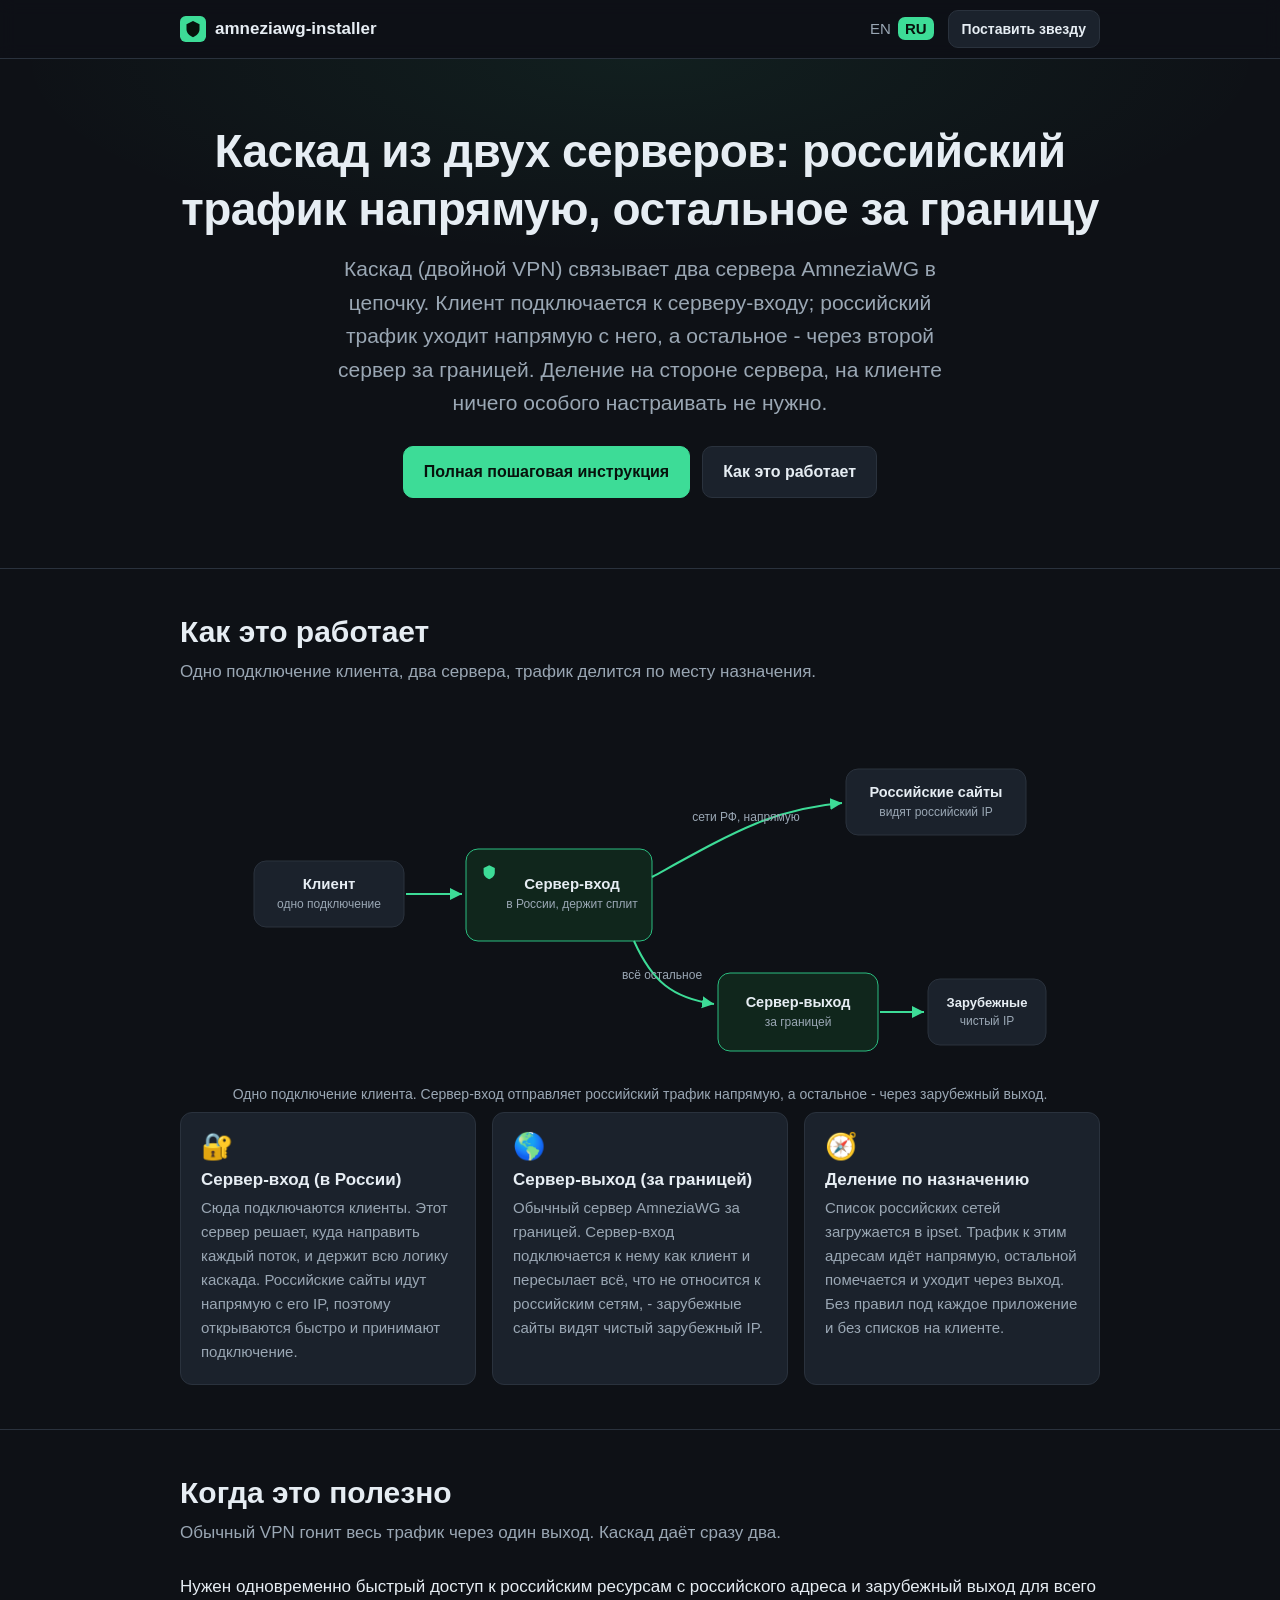
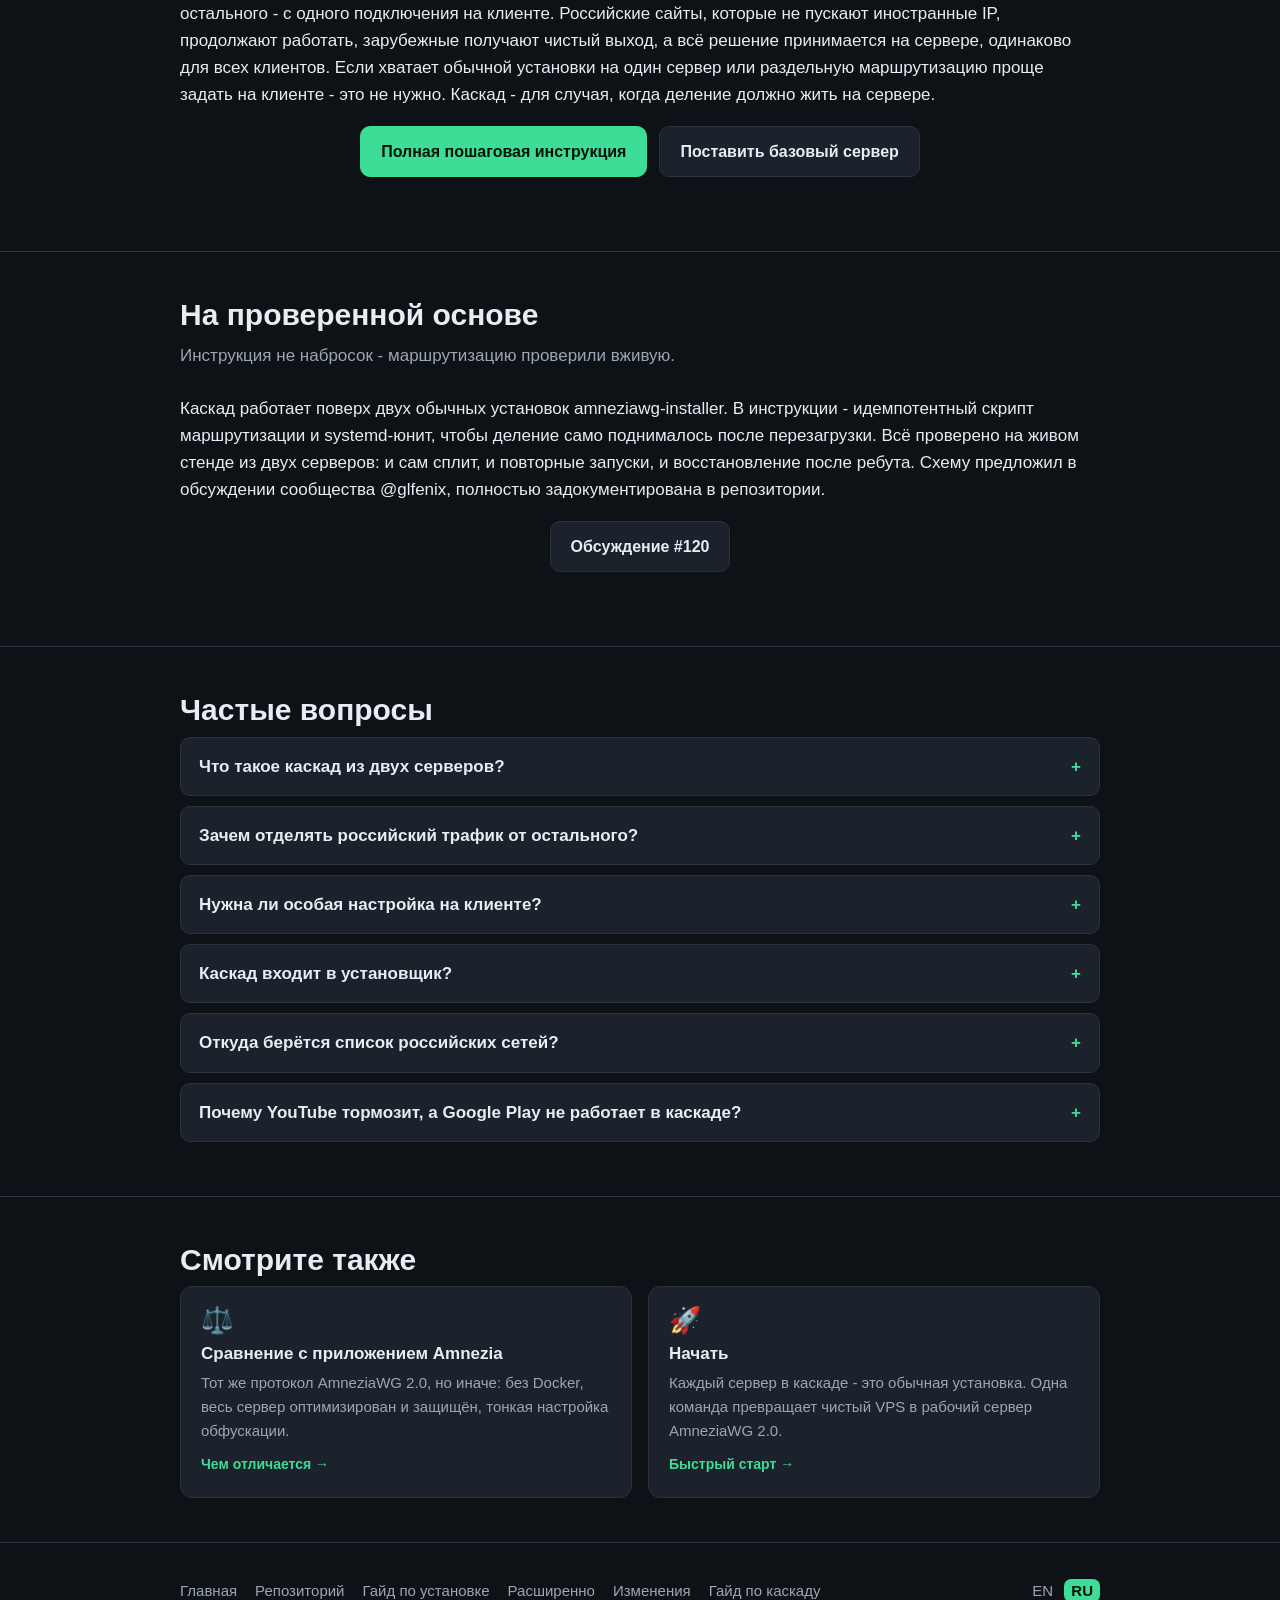
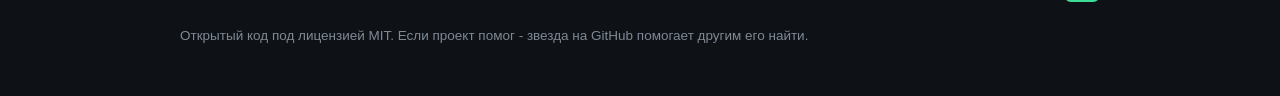
<file: ru/cascade/index.html>
<!DOCTYPE html>
<html lang="ru">
<head>
<meta charset="utf-8">
<meta name="viewport" content="width=device-width, initial-scale=1">
<title>Каскад из двух VPN-серверов: российский трафик напрямую</title>
<meta name="description" content="Каскад из двух серверов (двойной VPN) на AmneziaWG: российский трафик уходит напрямую с российского IP, остальное - через зарубежный выход. Деление на сервере.">
<link rel="canonical" href="https://bivlked.github.io/amneziawg-installer/ru/cascade/">
<link rel="alternate" hreflang="en" href="https://bivlked.github.io/amneziawg-installer/cascade/">
<link rel="alternate" hreflang="ru" href="https://bivlked.github.io/amneziawg-installer/ru/cascade/">
<link rel="alternate" hreflang="x-default" href="https://bivlked.github.io/amneziawg-installer/cascade/">
<meta property="og:type" content="article">
<meta property="og:title" content="Каскад из двух серверов: российский трафик напрямую, остальное за границу">
<meta property="og:description" content="Каскад (двойной VPN) на AmneziaWG с раздельной маршрутизацией на сервере: российский трафик напрямую, остальное через зарубежный выход.">
<meta property="og:url" content="https://bivlked.github.io/amneziawg-installer/ru/cascade/">
<meta property="og:site_name" content="amneziawg-installer">
<meta property="og:image" content="https://bivlked.github.io/amneziawg-installer/assets/og-cascade-ru.png">
<meta property="og:image:width" content="1200">
<meta property="og:image:height" content="630">
<meta property="og:image:alt" content="Каскад из двух серверов AmneziaWG: российский трафик напрямую, остальное за границу">
<meta property="og:locale" content="ru_RU">
<meta property="og:locale:alternate" content="en_US">
<meta name="twitter:card" content="summary_large_image">
<meta name="twitter:image" content="https://bivlked.github.io/amneziawg-installer/assets/og-cascade-ru.png">
<meta name="twitter:title" content="Каскад из двух серверов: российский трафик напрямую, остальное за границу">
<meta name="twitter:description" content="Каскад (двойной VPN) на AmneziaWG с раздельной маршрутизацией на сервере.">
<meta name="theme-color" content="#0e1116">
<meta name="color-scheme" content="dark">
<link rel="icon" href="../../assets/favicon.svg" type="image/svg+xml">
<link rel="apple-touch-icon" href="../../assets/apple-touch-icon.png">
<link rel="stylesheet" href="../../assets/style.css">
<script type="application/ld+json">
{
  "@context": "https://schema.org",
  "@type": "FAQPage",
  "mainEntity": [
    { "@type": "Question", "name": "Что такое каскад из двух серверов?", "acceptedAnswer": { "@type": "Answer", "text": "Это два сервера, соединённые в цепочку (иногда называют двойным VPN). Клиент подключается к серверу-входу, а тот пересылает часть трафика через второй сервер-выход. Здесь деление идёт по месту назначения: российские сети уходят напрямую с сервера-входа, остальное - через зарубежный выход." } },
    { "@type": "Question", "name": "Зачем отделять российский трафик от остального?", "acceptedAnswer": { "@type": "Answer", "text": "Чтобы российские сайты открывались с российского IP без крюка через заграницу и без отказа иностранным адресам, а зарубежные сайты шли через чистый зарубежный выход. И то и другое - с одного подключения на клиенте." } },
    { "@type": "Question", "name": "Нужна ли особая настройка на клиенте?", "acceptedAnswer": { "@type": "Answer", "text": "Нет. Деление целиком на сервере-входе. Клиенты добавляются как обычно и не требуют особой настройки - они просто подключаются к серверу-входу." } },
    { "@type": "Question", "name": "Каскад входит в установщик?", "acceptedAnswer": { "@type": "Answer", "text": "Нет. Каскад из нескольких серверов - это отдельная ручная настройка поверх двух обычных установок amneziawg-installer. Есть пошаговая инструкция с проверенным скриптом маршрутизации и systemd-юнитом для автозапуска после перезагрузки." } },
    { "@type": "Question", "name": "Откуда берётся список российских сетей?", "acceptedAnswer": { "@type": "Answer", "text": "Из агрегированной зоны российских IP (ipdeny), загружается в ipset. Трафик к этим сетям идёт напрямую, остальное помечается и уходит через зарубежный выход. Список периодически обновляется." } },
    { "@type": "Question", "name": "Почему YouTube тормозит, а Google Play не работает в каскаде?", "acceptedAnswer": { "@type": "Answer", "text": "Часть узлов Google и YouTube (их кэши и CDN) размещена на российских IP и попадает в список российских сетей, поэтому соединение с ними уходит напрямую через сервер-вход, и Google видит российский адрес. Подмена DNS надёжно не помогает: сети Google во многом общие. Чтобы Google и YouTube всегда шли через зарубежный выход, их сети (не только AS15169 - кэш-узлы GGC часто лежат в сетях провайдеров) нужно пометить до правила RETURN или исключить из списка российских сетей." } }
  ]
}
</script>
<script type="application/ld+json">
{
  "@context": "https://schema.org",
  "@type": "BreadcrumbList",
  "itemListElement": [
    { "@type": "ListItem", "position": 1, "name": "amneziawg-installer", "item": "https://bivlked.github.io/amneziawg-installer/ru/" },
    { "@type": "ListItem", "position": 2, "name": "Каскад из двух серверов с раздельной маршрутизацией", "item": "https://bivlked.github.io/amneziawg-installer/ru/cascade/" }
  ]
}
</script>
<script type="application/ld+json">
{
  "@context": "https://schema.org",
  "@type": "TechArticle",
  "headline": "Каскад из двух серверов: российский трафик напрямую, остальное за границу",
  "description": "Каскад из двух серверов (двойной VPN) на AmneziaWG с раздельной маршрутизацией на сервере: российский трафик уходит напрямую с российского IP, остальное - через зарубежный выход.",
  "inLanguage": "ru",
  "image": "https://bivlked.github.io/amneziawg-installer/assets/og-cascade-ru.png",
  "datePublished": "2026-06-15",
  "dateModified": "2026-06-15",
  "author": { "@type": "Person", "name": "bivlked" },
  "publisher": { "@type": "Organization", "name": "amneziawg-installer", "logo": { "@type": "ImageObject", "url": "https://bivlked.github.io/amneziawg-installer/assets/apple-touch-icon.png" } },
  "mainEntityOfPage": "https://bivlked.github.io/amneziawg-installer/ru/cascade/",
  "isPartOf": "https://bivlked.github.io/amneziawg-installer/ru/"
}
</script>
</head>
<body>
<a class="skip-link" href="#main">К содержимому</a>

<header class="site-header">
  <div class="wrap">
    <a class="brand" href="/amneziawg-installer/ru/">
      <svg class="logo" viewBox="0 0 32 32" aria-hidden="true"><rect width="32" height="32" rx="7" fill="#3ddc97"/><path d="M16 6l8 4v6c0 5-3.4 8.2-8 10-4.6-1.8-8-5-8-10v-6l8-4z" fill="#07120c"/></svg>
      amneziawg-installer
    </a>
    <nav class="nav-right" aria-label="Навигация по сайту">
      <span class="lang-switch"><a aria-label="English" href="/amneziawg-installer/cascade/">EN</a><a class="active" aria-current="page" aria-label="Русский" href="/amneziawg-installer/ru/cascade/">RU</a></span>
      <a class="btn btn-sm" href="https://github.com/bivlked/amneziawg-installer">Поставить звезду</a>
    </nav>
  </div>
</header>

<main id="main">

<section class="hero">
  <div class="wrap">
    <h1>Каскад из двух серверов: российский трафик напрямую, остальное за границу</h1>
    <p class="lede">Каскад (двойной VPN) связывает два сервера AmneziaWG в цепочку. Клиент подключается к серверу-входу; российский трафик уходит напрямую с него, а остальное - через второй сервер за границей. Деление на стороне сервера, на клиенте ничего особого настраивать не нужно.</p>
    <div class="cta-row">
      <a class="btn btn-primary" href="https://github.com/bivlked/amneziawg-installer/blob/main/CASCADE.md">Полная пошаговая инструкция</a>
      <a class="btn" href="#how">Как это работает</a>
    </div>
  </div>
</section>

<section id="how">
  <div class="wrap">
    <h2>Как это работает</h2>
    <p class="sub">Одно подключение клиента, два сервера, трафик делится по месту назначения.</p>
    <figure class="diagram">
      <svg viewBox="0 0 820 360" xmlns="http://www.w3.org/2000/svg" role="img" aria-label="Схема движения трафика: клиент одним подключением заходит на сервер-вход в России; российские сети уходят напрямую и видны с российского IP, а всё остальное идёт через зарубежный сервер-выход и видно с зарубежного IP." font-family="-apple-system, BlinkMacSystemFont, 'Segoe UI', Roboto, sans-serif">
        <defs><marker id="cad" markerWidth="9" markerHeight="9" refX="6" refY="3" orient="auto"><path d="M0 0l6 3-6 3z" fill="#3ddc97"/></marker></defs>
        <rect x="24" y="150" width="150" height="66" rx="12" fill="#1b222c" stroke="#2a323d"/>
        <text x="99" y="178" text-anchor="middle" font-size="15" font-weight="600" fill="#e6edf3">Клиент</text>
        <text x="99" y="197" text-anchor="middle" font-size="12" fill="#9aa7b4">одно подключение</text>
        <line x1="176" y1="183" x2="232" y2="183" stroke="#3ddc97" stroke-width="2" marker-end="url(#cad)"/>
        <rect x="236" y="138" width="186" height="92" rx="12" fill="#10261c" stroke="#2bbd80"/>
        <g transform="translate(248 150) scale(0.7)"><path d="M16 6l8 4v6c0 5-3.4 8.2-8 10-4.6-1.8-8-5-8-10v-6l8-4z" fill="#3ddc97"/></g>
        <text x="342" y="178" text-anchor="middle" font-size="15" font-weight="600" fill="#e6edf3">Сервер-вход</text>
        <text x="342" y="197" text-anchor="middle" font-size="12" fill="#9aa7b4">в России, держит сплит</text>
        <path d="M422 166 C 502 122, 542 98, 612 92" fill="none" stroke="#3ddc97" stroke-width="2" marker-end="url(#cad)"/>
        <text x="516" y="110" text-anchor="middle" font-size="12" fill="#9aa7b4">сети РФ, напрямую</text>
        <rect x="616" y="58" width="180" height="66" rx="12" fill="#1b222c" stroke="#2a323d"/>
        <text x="706" y="86" text-anchor="middle" font-size="14.5" font-weight="600" fill="#e6edf3">Российские сайты</text>
        <text x="706" y="105" text-anchor="middle" font-size="12" fill="#9aa7b4">видят российский IP</text>
        <path d="M404 230 C 422 270, 442 287, 484 293" fill="none" stroke="#3ddc97" stroke-width="2" marker-end="url(#cad)"/>
        <text x="432" y="268" text-anchor="middle" font-size="12" fill="#9aa7b4">всё остальное</text>
        <rect x="488" y="262" width="160" height="78" rx="12" fill="#10261c" stroke="#2bbd80"/>
        <text x="568" y="296" text-anchor="middle" font-size="14.5" font-weight="600" fill="#e6edf3">Сервер-выход</text>
        <text x="568" y="315" text-anchor="middle" font-size="12" fill="#9aa7b4">за границей</text>
        <line x1="650" y1="301" x2="694" y2="301" stroke="#3ddc97" stroke-width="2" marker-end="url(#cad)"/>
        <rect x="698" y="268" width="118" height="66" rx="12" fill="#1b222c" stroke="#2a323d"/>
        <text x="757" y="296" text-anchor="middle" font-size="13" font-weight="600" fill="#e6edf3">Зарубежные</text>
        <text x="757" y="314" text-anchor="middle" font-size="12" fill="#9aa7b4">чистый IP</text>
      </svg>
      <figcaption>Одно подключение клиента. Сервер-вход отправляет российский трафик напрямую, а остальное - через зарубежный выход.</figcaption>
    </figure>
    <div class="grid">
      <div class="card">
        <div class="ico" aria-hidden="true">&#128272;</div>
        <h3>Сервер-вход (в России)</h3>
        <p>Сюда подключаются клиенты. Этот сервер решает, куда направить каждый поток, и держит всю логику каскада. Российские сайты идут напрямую с его IP, поэтому открываются быстро и принимают подключение.</p>
      </div>
      <div class="card">
        <div class="ico" aria-hidden="true">&#127758;</div>
        <h3>Сервер-выход (за границей)</h3>
        <p>Обычный сервер AmneziaWG за границей. Сервер-вход подключается к нему как клиент и пересылает всё, что не относится к российским сетям, - зарубежные сайты видят чистый зарубежный IP.</p>
      </div>
      <div class="card">
        <div class="ico" aria-hidden="true">&#129517;</div>
        <h3>Деление по назначению</h3>
        <p>Список российских сетей загружается в ipset. Трафик к этим адресам идёт напрямую, остальной помечается и уходит через выход. Без правил под каждое приложение и без списков на клиенте.</p>
      </div>
    </div>
  </div>
</section>

<section id="why">
  <div class="wrap">
    <h2>Когда это полезно</h2>
    <p class="sub">Обычный VPN гонит весь трафик через один выход. Каскад даёт сразу два.</p>
    <p>Нужен одновременно быстрый доступ к российским ресурсам с российского адреса и зарубежный выход для всего остального - с одного подключения на клиенте. Российские сайты, которые не пускают иностранные IP, продолжают работать, зарубежные получают чистый выход, а всё решение принимается на сервере, одинаково для всех клиентов. Если хватает обычной установки на один сервер или раздельную маршрутизацию проще задать на клиенте - это не нужно. Каскад - для случая, когда деление должно жить на сервере.</p>
    <div class="cta-row">
      <a class="btn btn-primary" href="https://github.com/bivlked/amneziawg-installer/blob/main/CASCADE.md">Полная пошаговая инструкция</a>
      <a class="btn" href="/amneziawg-installer/ru/#quick-start">Поставить базовый сервер</a>
    </div>
  </div>
</section>

<section id="trust">
  <div class="wrap">
    <h2>На проверенной основе</h2>
    <p class="sub">Инструкция не набросок - маршрутизацию проверили вживую.</p>
    <p>Каскад работает поверх двух обычных установок amneziawg-installer. В инструкции - идемпотентный скрипт маршрутизации и systemd-юнит, чтобы деление само поднималось после перезагрузки. Всё проверено на живом стенде из двух серверов: и сам сплит, и повторные запуски, и восстановление после ребута. Схему предложил в обсуждении сообщества @glfenix, полностью задокументирована в репозитории.</p>
    <div class="cta-row">
      <a class="btn" href="https://github.com/bivlked/amneziawg-installer/discussions/120">Обсуждение #120</a>
    </div>
  </div>
</section>

<section id="faq">
  <div class="wrap">
    <h2>Частые вопросы</h2>
    <div class="faq">
      <details><summary>Что такое каскад из двух серверов?</summary><div class="answer">Это два сервера, соединённые в цепочку (иногда называют двойным VPN). Клиент подключается к серверу-входу, а тот пересылает часть трафика через второй сервер-выход. Здесь деление идёт по месту назначения: российские сети уходят напрямую с сервера-входа, остальное - через зарубежный выход.</div></details>
      <details><summary>Зачем отделять российский трафик от остального?</summary><div class="answer">Чтобы российские сайты открывались с российского IP без крюка через заграницу и без отказа иностранным адресам, а зарубежные сайты шли через чистый зарубежный выход. И то и другое - с одного подключения на клиенте.</div></details>
      <details><summary>Нужна ли особая настройка на клиенте?</summary><div class="answer">Нет. Деление целиком на сервере-входе. Клиенты добавляются как обычно и не требуют особой настройки - они просто подключаются к серверу-входу.</div></details>
      <details><summary>Каскад входит в установщик?</summary><div class="answer">Нет. Каскад из нескольких серверов - это отдельная ручная настройка поверх двух обычных установок amneziawg-installer. Есть пошаговая инструкция с проверенным скриптом маршрутизации и systemd-юнитом для автозапуска после перезагрузки.</div></details>
      <details><summary>Откуда берётся список российских сетей?</summary><div class="answer">Из агрегированной зоны российских IP (ipdeny), загружается в ipset. Трафик к этим сетям идёт напрямую, остальное помечается и уходит через зарубежный выход. Список периодически обновляется.</div></details>
      <details><summary>Почему YouTube тормозит, а Google Play не работает в каскаде?</summary><div class="answer">Часть узлов Google и YouTube (их кэши и CDN) размещена на российских IP и попадает в список российских сетей, поэтому соединение с ними уходит напрямую через сервер-вход, и Google видит российский адрес. Подмена DNS надёжно не помогает: сети Google во многом общие. Чтобы Google и YouTube всегда шли через зарубежный выход, их сети (не только AS15169 - кэш-узлы GGC часто лежат в сетях провайдеров) нужно пометить до правила RETURN или исключить из списка российских сетей.</div></details>
    </div>
  </div>
</section>

<section id="related" class="related">
  <div class="wrap">
    <h2>Смотрите также</h2>
    <div class="grid">
      <div class="card">
        <div class="ico" aria-hidden="true">&#9878;&#65039;</div>
        <h3>Сравнение с приложением Amnezia</h3>
        <p>Тот же протокол AmneziaWG 2.0, но иначе: без Docker, весь сервер оптимизирован и защищён, тонкая настройка обфускации.</p>
        <a class="go" href="/amneziawg-installer/ru/compare/">Чем отличается &#8594;</a>
      </div>
      <div class="card">
        <div class="ico" aria-hidden="true">&#128640;</div>
        <h3>Начать</h3>
        <p>Каждый сервер в каскаде - это обычная установка. Одна команда превращает чистый VPS в рабочий сервер AmneziaWG 2.0.</p>
        <a class="go" href="/amneziawg-installer/ru/#quick-start">Быстрый старт &#8594;</a>
      </div>
    </div>
  </div>
</section>

</main>

<footer class="site-footer">
  <div class="wrap">
    <div class="cols">
      <div>
        <div class="foot-links">
          <a href="/amneziawg-installer/ru/">Главная</a>
          <a href="https://github.com/bivlked/amneziawg-installer">Репозиторий</a>
          <a href="https://github.com/bivlked/amneziawg-installer/blob/main/INSTALL_VPS.md">Гайд по установке</a>
          <a href="https://github.com/bivlked/amneziawg-installer/blob/main/ADVANCED.md">Расширенно</a>
          <a href="https://github.com/bivlked/amneziawg-installer/blob/main/CHANGELOG.md">Изменения</a>
          <a href="https://github.com/bivlked/amneziawg-installer/blob/main/CASCADE.md">Гайд по каскаду</a>
        </div>
        <p class="note">Открытый код под лицензией MIT. Если проект помог - звезда на GitHub помогает другим его найти.</p>
      </div>
      <div class="lang-switch"><a aria-label="English" href="/amneziawg-installer/cascade/">EN</a> <a class="active" aria-current="page" aria-label="Русский" href="/amneziawg-installer/ru/cascade/">RU</a></div>
    </div>
  </div>
</footer>

</body>
</html>
</file>
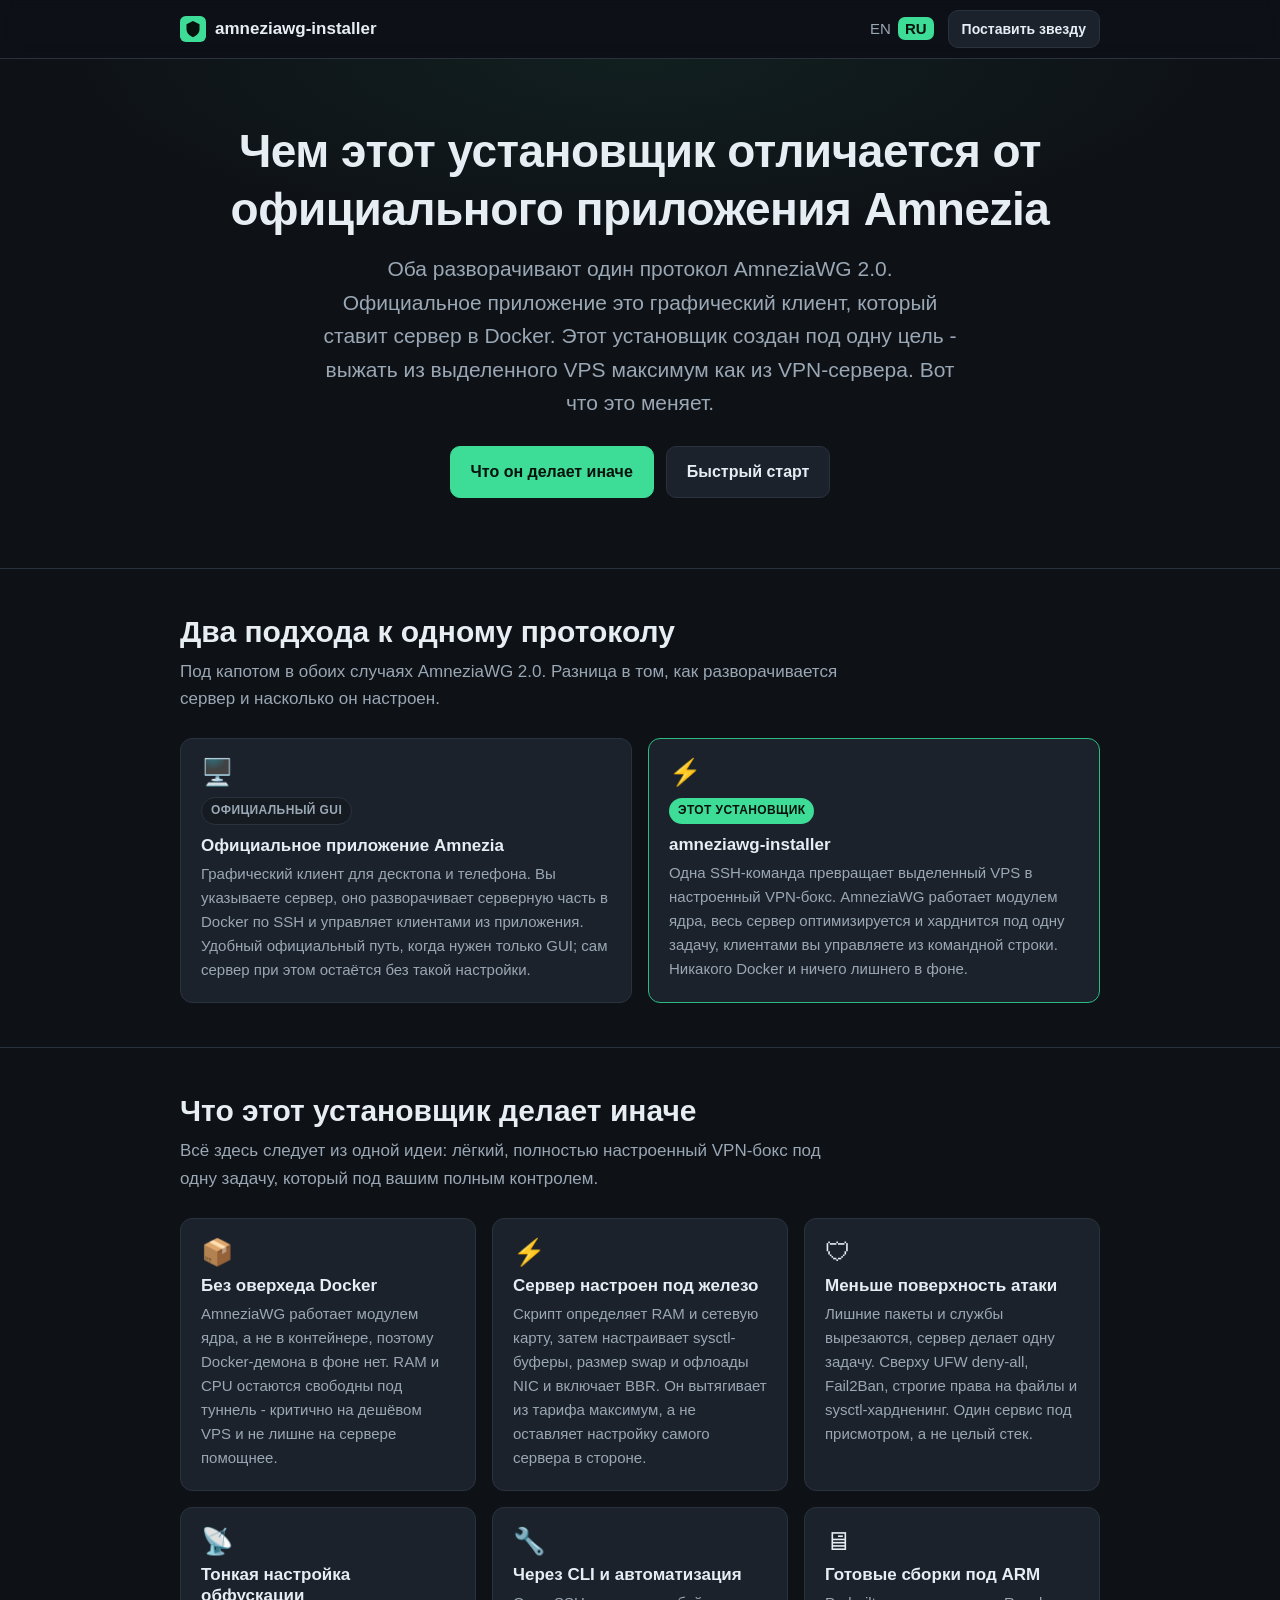
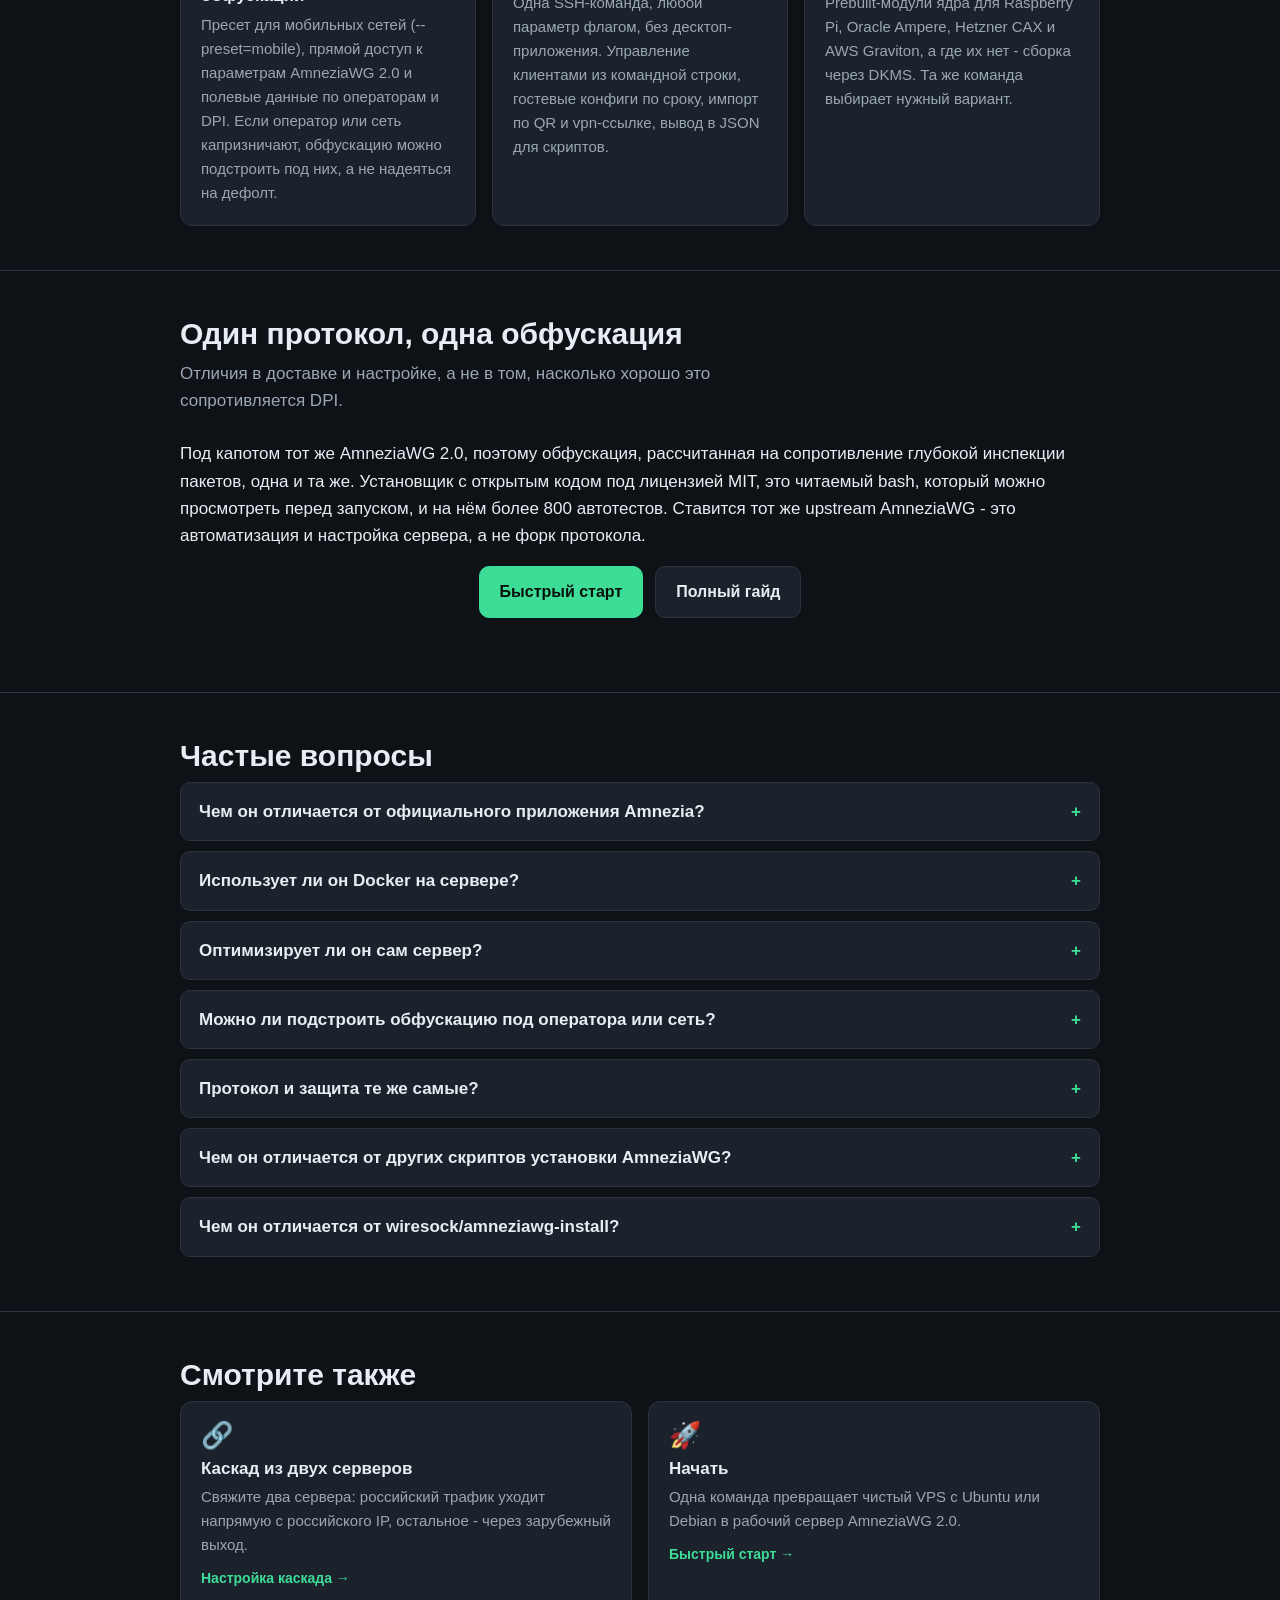
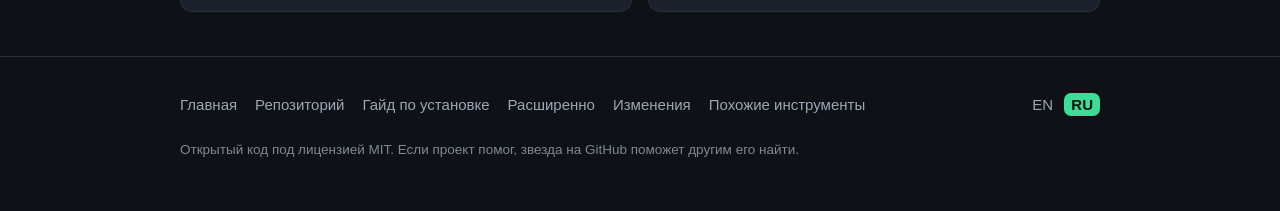
<file: ru/compare/index.html>
<!DOCTYPE html>
<html lang="ru">
<head>
<meta charset="utf-8">
<meta name="viewport" content="width=device-width, initial-scale=1">
<title>Чем amneziawg-installer отличается от приложения Amnezia</title>
<meta name="description" content="Чем amneziawg-installer отличается от официального приложения Amnezia: тот же протокол AmneziaWG 2.0, но без Docker, с оптимизацией и защитой всего сервера и тонкой настройкой обфускации.">
<link rel="canonical" href="https://bivlked.github.io/amneziawg-installer/ru/compare/">
<link rel="alternate" hreflang="en" href="https://bivlked.github.io/amneziawg-installer/compare/">
<link rel="alternate" hreflang="ru" href="https://bivlked.github.io/amneziawg-installer/ru/compare/">
<link rel="alternate" hreflang="x-default" href="https://bivlked.github.io/amneziawg-installer/compare/">
<meta property="og:type" content="article">
<meta property="og:title" content="Чем amneziawg-installer отличается от официального приложения Amnezia">
<meta property="og:description" content="Тот же протокол AmneziaWG 2.0, но без оверхеда Docker, с оптимизацией и защитой всего сервера и тонкой настройкой обфускации.">
<meta property="og:url" content="https://bivlked.github.io/amneziawg-installer/ru/compare/">
<meta property="og:site_name" content="amneziawg-installer">
<meta property="og:image" content="https://bivlked.github.io/amneziawg-installer/assets/og-compare-ru.png">
<meta property="og:image:width" content="1200">
<meta property="og:image:height" content="630">
<meta property="og:image:alt" content="amneziawg-installer и официальное приложение Amnezia">
<meta property="og:locale" content="ru_RU">
<meta property="og:locale:alternate" content="en_US">
<meta name="twitter:card" content="summary_large_image">
<meta name="twitter:image" content="https://bivlked.github.io/amneziawg-installer/assets/og-compare-ru.png">
<meta name="twitter:title" content="Чем amneziawg-installer отличается от официального приложения Amnezia">
<meta name="twitter:description" content="Тот же протокол AmneziaWG 2.0, но без оверхеда Docker и с оптимизацией всего сервера.">
<meta name="theme-color" content="#0e1116">
<meta name="color-scheme" content="dark">
<link rel="icon" href="../../assets/favicon.svg" type="image/svg+xml">
<link rel="apple-touch-icon" href="../../assets/apple-touch-icon.png">
<link rel="stylesheet" href="../../assets/style.css">
<script type="application/ld+json">
{
  "@context": "https://schema.org",
  "@type": "FAQPage",
  "mainEntity": [
    { "@type": "Question", "name": "Чем amneziawg-installer отличается от официального приложения Amnezia?", "acceptedAnswer": { "@type": "Answer", "text": "Оба работают на одном протоколе AmneziaWG 2.0. Официальное приложение это GUI, который разворачивает серверную часть в Docker по SSH. Этот установщик обходится без Docker и ставит AmneziaWG модулем ядра, а затем оптимизирует и харднит весь сервер под одну задачу - меньше оверхеда, меньше поверхность атаки и тонкая настройка обфускации." } },
    { "@type": "Question", "name": "Использует ли он Docker на сервере?", "acceptedAnswer": { "@type": "Answer", "text": "Нет. AmneziaWG ставится модулем ядра через DKMS, поэтому в фоне не работает ни Docker-демон, ни стек контейнеров. Это держит расход RAM и CPU низким - что особенно важно на дешёвом VPS, но полезно на любом сервере." } },
    { "@type": "Question", "name": "Оптимизирует ли он сам сервер?", "acceptedAnswer": { "@type": "Answer", "text": "Да. Скрипт определяет RAM и сетевую карту, затем настраивает sysctl-буферы, размер swap и офлоады NIC и включает BBR. Ещё он вырезает лишние пакеты и службы, чтобы сервер делал одну задачу. Официальное приложение разворачивает контейнеры и сам сервер не оптимизирует и не настраивает." } },
    { "@type": "Question", "name": "Можно ли подстроить обфускацию под оператора или сеть?", "acceptedAnswer": { "@type": "Answer", "text": "Да. Есть пресет для мобильных сетей, прямой доступ к параметрам AmneziaWG 2.0 и полевые данные по поведению DPI, так что обфускацию можно подстроить под конкретного оператора или сеть." } },
    { "@type": "Question", "name": "Протокол и защита те же самые?", "acceptedAnswer": { "@type": "Answer", "text": "Да. Под капотом тот же AmneziaWG 2.0, поэтому обфускация против DPI одна и та же. Установщик с открытым кодом под лицензией MIT, это читаемый bash, который можно просмотреть перед запуском, и на нём более 800 автотестов. Ставится тот же upstream AmneziaWG - это автоматизация и настройка сервера, а не форк протокола." } },
    { "@type": "Question", "name": "Чем он отличается от других скриптов установки AmneziaWG?", "acceptedAnswer": { "@type": "Answer", "text": "amneziawg-installer делает упор на полностью настроенный VPS под одну задачу: более глубокая оптимизация и защита сервера, тюнинг обфускации под мобильные сети и DPI, клиенты с истечением срока, полноценные русская и английская версии и без веб-панели по умолчанию. Многие другие скрипты останавливаются на рабочем туннеле или добавляют веб-панель, а этот автоматизирует весь сервер целиком и проверен более чем 800 автотестами." } }
    ,{ "@type": "Question", "name": "Чем он отличается от wiresock/amneziawg-install?", "acceptedAnswer": { "@type": "Answer", "text": "Оба ставят AmneziaWG 2.0 из bash. wiresock - более широкий стек: опциональная нативная веб-панель и опциональный обфускация-прокси на Rust, который делает трафик похожим на другой протокол (QUIC, DNS, STUN, SIP) для сопротивления активному зондированию; серверная маскировка работает с любым стандартным AmneziaWG-клиентом, а полная двунаправленная маскировка требует WireSock Secure Connect. Этот проект остаётся установщиком под одну задачу: обфускация живёт в самом конфиге AmneziaWG 2.0 (параметры I1-I5/CPS), настроена под типовой мобильный DPI, без отдельного прокси-демона и без платного клиента. Плюс готовые ARM-сборки, клиенты с истечением срока, импорт по vpn://-ссылке одним тапом и полноценные русская и английская версии. Если нужна браузерная панель или устойчивость к активному зондированию через отдельный прокси, подойдёт стек wiresock; если нужен простой VPS-установщик для типового DPI, подойдёт этот проект." } }
  ]
}
</script>
<script type="application/ld+json">
{
  "@context": "https://schema.org",
  "@type": "BreadcrumbList",
  "itemListElement": [
    { "@type": "ListItem", "position": 1, "name": "amneziawg-installer", "item": "https://bivlked.github.io/amneziawg-installer/ru/" },
    { "@type": "ListItem", "position": 2, "name": "Чем отличается от официального приложения Amnezia", "item": "https://bivlked.github.io/amneziawg-installer/ru/compare/" }
  ]
}
</script>
<script type="application/ld+json">
{
  "@context": "https://schema.org",
  "@type": "TechArticle",
  "headline": "Чем amneziawg-installer отличается от официального приложения Amnezia",
  "description": "Чем amneziawg-installer отличается от официального приложения Amnezia: тот же протокол AmneziaWG 2.0, но без Docker, с оптимизацией и защитой всего сервера и тонкой настройкой обфускации.",
  "inLanguage": "ru",
  "image": "https://bivlked.github.io/amneziawg-installer/assets/og-compare-ru.png",
  "datePublished": "2026-06-15",
  "dateModified": "2026-06-23",
  "author": { "@type": "Person", "name": "bivlked" },
  "publisher": { "@type": "Organization", "name": "amneziawg-installer", "logo": { "@type": "ImageObject", "url": "https://bivlked.github.io/amneziawg-installer/assets/apple-touch-icon.png" } },
  "mainEntityOfPage": "https://bivlked.github.io/amneziawg-installer/ru/compare/",
  "isPartOf": "https://bivlked.github.io/amneziawg-installer/ru/"
}
</script>
</head>
<body>
<a class="skip-link" href="#main">К содержимому</a>

<header class="site-header">
  <div class="wrap">
    <a class="brand" href="/amneziawg-installer/ru/">
      <svg class="logo" viewBox="0 0 32 32" aria-hidden="true"><rect width="32" height="32" rx="7" fill="#3ddc97"/><path d="M16 6l8 4v6c0 5-3.4 8.2-8 10-4.6-1.8-8-5-8-10v-6l8-4z" fill="#07120c"/></svg>
      amneziawg-installer
    </a>
    <nav class="nav-right" aria-label="Навигация по сайту">
      <span class="lang-switch"><a aria-label="English" href="/amneziawg-installer/compare/">EN</a><a class="active" aria-current="page" aria-label="Русский" href="/amneziawg-installer/ru/compare/">RU</a></span>
      <a class="btn btn-sm" href="https://github.com/bivlked/amneziawg-installer">Поставить звезду</a>
    </nav>
  </div>
</header>

<main id="main">

<section class="hero">
  <div class="wrap">
    <h1>Чем этот установщик отличается от официального приложения Amnezia</h1>
    <p class="lede">Оба разворачивают один протокол AmneziaWG 2.0. Официальное приложение это графический клиент, который ставит сервер в Docker. Этот установщик создан под одну цель - выжать из выделенного VPS максимум как из VPN-сервера. Вот что это меняет.</p>
    <div class="cta-row">
      <a class="btn btn-primary" href="#different">Что он делает иначе</a>
      <a class="btn" href="/amneziawg-installer/ru/#quick-start">Быстрый старт</a>
    </div>
  </div>
</section>

<section id="approaches">
  <div class="wrap">
    <h2>Два подхода к одному протоколу</h2>
    <p class="sub">Под капотом в обоих случаях AmneziaWG 2.0. Разница в том, как разворачивается сервер и насколько он настроен.</p>
    <div class="grid">
      <div class="card">
        <div class="ico" aria-hidden="true">&#128421;&#65039;</div>
        <span class="tag neutral">Официальный GUI</span>
        <h3>Официальное приложение Amnezia</h3>
        <p>Графический клиент для десктопа и телефона. Вы указываете сервер, оно разворачивает серверную часть в Docker по SSH и управляет клиентами из приложения. Удобный официальный путь, когда нужен только GUI; сам сервер при этом остаётся без такой настройки.</p>
      </div>
      <div class="card lead">
        <div class="ico" aria-hidden="true">&#9889;</div>
        <span class="tag ours">Этот установщик</span>
        <h3>amneziawg-installer</h3>
        <p>Одна SSH-команда превращает выделенный VPS в настроенный VPN-бокс. AmneziaWG работает модулем ядра, весь сервер оптимизируется и харднится под одну задачу, клиентами вы управляете из командной строки. Никакого Docker и ничего лишнего в фоне.</p>
      </div>
    </div>
  </div>
</section>

<section id="different">
  <div class="wrap">
    <h2>Что этот установщик делает иначе</h2>
    <p class="sub">Всё здесь следует из одной идеи: лёгкий, полностью настроенный VPN-бокс под одну задачу, который под вашим полным контролем.</p>
    <div class="grid">
      <div class="card">
        <div class="ico" aria-hidden="true">&#128230;</div>
        <h3>Без оверхеда Docker</h3>
        <p>AmneziaWG работает модулем ядра, а не в контейнере, поэтому Docker-демона в фоне нет. RAM и CPU остаются свободны под туннель - критично на дешёвом VPS и не лишне на сервере помощнее.</p>
      </div>
      <div class="card">
        <div class="ico" aria-hidden="true">&#9889;</div>
        <h3>Сервер настроен под железо</h3>
        <p>Скрипт определяет RAM и сетевую карту, затем настраивает sysctl-буферы, размер swap и офлоады NIC и включает BBR. Он вытягивает из тарифа максимум, а не оставляет настройку самого сервера в стороне.</p>
      </div>
      <div class="card">
        <div class="ico" aria-hidden="true">&#128737;</div>
        <h3>Меньше поверхность атаки</h3>
        <p>Лишние пакеты и службы вырезаются, сервер делает одну задачу. Сверху UFW deny-all, Fail2Ban, строгие права на файлы и sysctl-хардненинг. Один сервис под присмотром, а не целый стек.</p>
      </div>
      <div class="card">
        <div class="ico" aria-hidden="true">&#128225;</div>
        <h3>Тонкая настройка обфускации</h3>
        <p>Пресет для мобильных сетей (--preset=mobile), прямой доступ к параметрам AmneziaWG 2.0 и полевые данные по операторам и DPI. Если оператор или сеть капризничают, обфускацию можно подстроить под них, а не надеяться на дефолт.</p>
      </div>
      <div class="card">
        <div class="ico" aria-hidden="true">&#128295;</div>
        <h3>Через CLI и автоматизация</h3>
        <p>Одна SSH-команда, любой параметр флагом, без десктоп-приложения. Управление клиентами из командной строки, гостевые конфиги по сроку, импорт по QR и vpn-ссылке, вывод в JSON для скриптов.</p>
      </div>
      <div class="card">
        <div class="ico" aria-hidden="true">&#128421;</div>
        <h3>Готовые сборки под ARM</h3>
        <p>Prebuilt-модули ядра для Raspberry Pi, Oracle Ampere, Hetzner CAX и AWS Graviton, а где их нет - сборка через DKMS. Та же команда выбирает нужный вариант.</p>
      </div>
    </div>
  </div>
</section>

<section id="trust">
  <div class="wrap">
    <h2>Один протокол, одна обфускация</h2>
    <p class="sub">Отличия в доставке и настройке, а не в том, насколько хорошо это сопротивляется DPI.</p>
    <p>Под капотом тот же AmneziaWG 2.0, поэтому обфускация, рассчитанная на сопротивление глубокой инспекции пакетов, одна и та же. Установщик с открытым кодом под лицензией MIT, это читаемый bash, который можно просмотреть перед запуском, и на нём более 800 автотестов. Ставится тот же upstream AmneziaWG - это автоматизация и настройка сервера, а не форк протокола.</p>
    <div class="cta-row">
      <a class="btn btn-primary" href="/amneziawg-installer/ru/#quick-start">Быстрый старт</a>
      <a class="btn" href="https://github.com/bivlked/amneziawg-installer/blob/main/INSTALL_VPS.md">Полный гайд</a>
    </div>
  </div>
</section>

<section id="faq">
  <div class="wrap">
    <h2>Частые вопросы</h2>
    <div class="faq">
      <details><summary>Чем он отличается от официального приложения Amnezia?</summary><div class="answer">Оба работают на одном протоколе AmneziaWG 2.0. Официальное приложение это GUI, который разворачивает серверную часть в Docker по SSH. Этот установщик обходится без Docker и ставит AmneziaWG модулем ядра, а затем оптимизирует и харднит весь сервер под одну задачу - меньше оверхеда, меньше поверхность атаки и тонкая настройка обфускации.</div></details>
      <details><summary>Использует ли он Docker на сервере?</summary><div class="answer">Нет. AmneziaWG ставится модулем ядра через DKMS, поэтому в фоне не работает ни Docker-демон, ни стек контейнеров. Это держит расход RAM и CPU низким - что особенно важно на дешёвом VPS, но полезно на любом сервере.</div></details>
      <details><summary>Оптимизирует ли он сам сервер?</summary><div class="answer">Да. Скрипт определяет RAM и сетевую карту, затем настраивает sysctl-буферы, размер swap и офлоады NIC и включает BBR. Ещё он вырезает лишние пакеты, чтобы сервер делал одну задачу. Официальное приложение разворачивает контейнеры и сам сервер не оптимизирует и не настраивает.</div></details>
      <details><summary>Можно ли подстроить обфускацию под оператора или сеть?</summary><div class="answer">Да. Есть пресет для мобильных сетей, прямой доступ к параметрам AmneziaWG 2.0 и полевые данные по поведению DPI, так что обфускацию можно подстроить под конкретного оператора или сеть.</div></details>
      <details><summary>Протокол и защита те же самые?</summary><div class="answer">Да. Под капотом тот же AmneziaWG 2.0, поэтому обфускация против DPI одна и та же. Установщик с открытым кодом под лицензией MIT, читаемый bash, который можно просмотреть перед запуском, и более 800 автотестов. Ставится тот же upstream AmneziaWG - автоматизация и настройка сервера, а не форк протокола.</div></details>
      <details><summary>Чем он отличается от других скриптов установки AmneziaWG?</summary><div class="answer">amneziawg-installer делает упор на полностью настроенный VPS под одну задачу: более глубокая оптимизация и защита сервера, тюнинг обфускации под мобильные сети и DPI, клиенты с истечением срока, полноценные русская и английская версии и без веб-панели по умолчанию. Многие другие скрипты останавливаются на рабочем туннеле или добавляют веб-панель, а этот автоматизирует весь сервер целиком и проверен более чем 800 автотестами.</div></details>
      <details><summary>Чем он отличается от wiresock/amneziawg-install?</summary><div class="answer">Оба ставят AmneziaWG 2.0 из bash. wiresock - более широкий стек: опциональная нативная веб-панель и опциональный обфускация-прокси на Rust, который делает трафик похожим на другой протокол (QUIC, DNS, STUN, SIP) для сопротивления активному зондированию; серверная маскировка работает с любым стандартным AmneziaWG-клиентом, а полная двунаправленная маскировка требует WireSock Secure Connect. Этот проект остаётся установщиком под одну задачу: обфускация живёт в самом конфиге AmneziaWG 2.0 (параметры I1-I5/CPS), настроена под типовой мобильный DPI, без отдельного прокси-демона и без платного клиента. Плюс готовые ARM-сборки, клиенты с истечением срока, импорт по vpn://-ссылке одним тапом и полноценные русская и английская версии. Если нужна браузерная панель или устойчивость к активному зондированию через отдельный прокси, подойдёт стек wiresock; если нужен простой VPS-установщик для типового DPI, подойдёт этот проект.</div></details>
    </div>
  </div>
</section>

<section id="related" class="related">
  <div class="wrap">
    <h2>Смотрите также</h2>
    <div class="grid">
      <div class="card">
        <div class="ico" aria-hidden="true">&#128279;</div>
        <h3>Каскад из двух серверов</h3>
        <p>Свяжите два сервера: российский трафик уходит напрямую с российского IP, остальное - через зарубежный выход.</p>
        <a class="go" href="/amneziawg-installer/ru/cascade/">Настройка каскада &#8594;</a>
      </div>
      <div class="card">
        <div class="ico" aria-hidden="true">&#128640;</div>
        <h3>Начать</h3>
        <p>Одна команда превращает чистый VPS с Ubuntu или Debian в рабочий сервер AmneziaWG 2.0.</p>
        <a class="go" href="/amneziawg-installer/ru/#quick-start">Быстрый старт &#8594;</a>
      </div>
    </div>
  </div>
</section>

</main>

<footer class="site-footer">
  <div class="wrap">
    <div class="cols">
      <div>
        <div class="foot-links">
          <a href="/amneziawg-installer/ru/">Главная</a>
          <a href="https://github.com/bivlked/amneziawg-installer">Репозиторий</a>
          <a href="https://github.com/bivlked/amneziawg-installer/blob/main/INSTALL_VPS.md">Гайд по установке</a>
          <a href="https://github.com/bivlked/amneziawg-installer/blob/main/ADVANCED.md">Расширенно</a>
          <a href="https://github.com/bivlked/amneziawg-installer/blob/main/CHANGELOG.md">Изменения</a>
          <a href="https://github.com/bivlked/amneziawg-installer#similar-tools">Похожие инструменты</a>
        </div>
        <p class="note">Открытый код под лицензией MIT. Если проект помог, звезда на GitHub поможет другим его найти.</p>
      </div>
      <div class="lang-switch"><a aria-label="English" href="/amneziawg-installer/compare/">EN</a> <a class="active" aria-current="page" aria-label="Русский" href="/amneziawg-installer/ru/compare/">RU</a></div>
    </div>
  </div>
</footer>

</body>
</html>
</file>
<file: assets/style.css>
/* amneziawg-installer landing - shared styles. Dark, fast, no external fonts. */
:root {
  --bg: #0e1116;
  --bg-soft: #161b22;
  --bg-card: #1b222c;
  --border: #2a323d;
  --text: #e6edf3;
  --text-dim: #9aa7b4;
  --accent: #3ddc97;
  --accent-dim: #2bbd80;
  --accent-ink: #07120c;
  --code-bg: #0a0d12;
  --radius: 12px;
  --maxw: 960px;
}
* { box-sizing: border-box; }
html { scroll-behavior: smooth; scroll-padding-top: 66px; -webkit-text-size-adjust: 100%; }
body {
  margin: 0;
  background: var(--bg);
  color: var(--text);
  font-family: -apple-system, BlinkMacSystemFont, "Segoe UI", Roboto, Helvetica, Arial, sans-serif;
  line-height: 1.6;
  font-size: 17px;
}
a { color: var(--accent); text-decoration: none; }
a:hover { text-decoration: underline; }
h1, h2, h3 { line-height: 1.25; font-weight: 700; }
code, pre, kbd { font-family: ui-monospace, SFMono-Regular, "SF Mono", Menlo, Consolas, "Liberation Mono", monospace; }

.wrap { max-width: var(--maxw); margin: 0 auto; padding: 0 20px; }

/* header */
.site-header {
  position: sticky; top: 0; z-index: 10;
  background: rgba(14, 17, 22, 0.82);
  backdrop-filter: saturate(140%) blur(8px);
  border-bottom: 1px solid var(--border);
}
.site-header .wrap { display: flex; align-items: center; justify-content: space-between; height: 58px; }
.brand { display: flex; align-items: center; gap: 9px; font-weight: 700; color: var(--text); }
.brand:hover { text-decoration: none; }
.brand .logo { width: 26px; height: 26px; }
.nav-right { display: flex; align-items: center; gap: 14px; font-size: 15px; }
.lang-switch a { color: var(--text-dim); padding: 3px 7px; border-radius: 7px; }
.lang-switch a.active { color: var(--accent-ink); background: var(--accent); font-weight: 600; }

/* buttons */
.btn {
  display: inline-flex; align-items: center; gap: 8px;
  padding: 12px 20px; border-radius: 10px; font-weight: 600; font-size: 16px;
  border: 1px solid var(--border); color: var(--text); background: var(--bg-card);
  transition: transform .08s ease, border-color .15s ease;
}
.btn:hover { text-decoration: none; border-color: var(--accent); transform: translateY(-1px); }
.btn-primary { background: var(--accent); color: var(--accent-ink); border-color: var(--accent); }
.btn-primary:hover { background: var(--accent-dim); }
.btn-sm { padding: 7px 13px; font-size: 14px; }

/* hero */
.hero {
  padding: 64px 0 40px; text-align: center; border-top: none;
  background: radial-gradient(ellipse 70% 55% at 50% 0%, rgba(61, 220, 151, 0.07), transparent 70%);
}
.hero h1 { font-size: clamp(30px, 5vw, 46px); margin: 0 0 14px; letter-spacing: -0.5px; }
.hero .lede { font-size: clamp(17px, 2.4vw, 21px); color: var(--text-dim); max-width: 640px; margin: 0 auto 26px; }
.cta-row { display: flex; gap: 12px; justify-content: center; flex-wrap: wrap; margin-bottom: 30px; }

/* command box */
.cmd {
  position: relative; text-align: left; background: var(--code-bg);
  border: 1px solid var(--border); border-radius: var(--radius);
  padding: 18px 52px 18px 18px; max-width: 760px; margin: 0 auto;
  overflow-x: auto;
}
.cmd pre { margin: 0; font-size: 14.5px; color: #cdd9e5; white-space: pre; }
.cmd .prompt { color: var(--accent); user-select: none; }
.copy-btn {
  position: absolute; top: 12px; right: 12px;
  background: var(--bg-card); border: 1px solid var(--border); color: var(--text-dim);
  border-radius: 8px; padding: 6px 9px; font-size: 12px; cursor: pointer;
}
.copy-btn:hover { color: var(--accent); border-color: var(--accent); }

/* trust strip */
.trust { display: flex; gap: 10px 26px; justify-content: center; flex-wrap: wrap; color: var(--text-dim); font-size: 14.5px; margin-top: 22px; }
.trust span { display: inline-flex; align-items: center; gap: 6px; }

/* sections */
section { padding: 44px 0; border-top: 1px solid var(--border); }
section h2 { font-size: clamp(23px, 3.4vw, 30px); margin: 0 0 8px; }
section .sub { color: var(--text-dim); margin: 0 0 26px; max-width: 660px; }

/* feature grid */
.grid { display: grid; grid-template-columns: repeat(auto-fit, minmax(240px, 1fr)); gap: 16px; }
.card {
  background: var(--bg-card); border: 1px solid var(--border); border-radius: var(--radius); padding: 20px;
  transition: transform .08s ease, border-color .15s ease;
}
.card:hover { border-color: var(--accent-dim); transform: translateY(-2px); }
.card .ico { font-size: 26px; line-height: 1; margin-bottom: 10px; }
.card h3 { font-size: 17px; margin: 0 0 6px; }
.card p { margin: 0; color: var(--text-dim); font-size: 15px; }

/* steps */
.steps { counter-reset: step; display: grid; gap: 14px; list-style: none; margin: 0; padding: 0; }
.step { display: flex; gap: 14px; align-items: flex-start; }
.step .n {
  counter-increment: step; flex: 0 0 auto; width: 30px; height: 30px; border-radius: 50%;
  background: var(--accent); color: var(--accent-ink); font-weight: 700;
  display: grid; place-items: center; font-size: 15px;
}
.step .n::before { content: counter(step); }
.step p { margin: 3px 0 0; }

/* os list */
.os-list { display: flex; flex-wrap: wrap; gap: 10px; }
.os-list .pill { background: var(--bg-card); border: 1px solid var(--border); border-radius: 999px; padding: 8px 15px; font-size: 15px; }
.os-list .pill b { color: var(--accent); }

/* faq */
.faq details { background: var(--bg-card); border: 1px solid var(--border); border-radius: 10px; margin-bottom: 10px; padding: 0 18px; }
.faq summary { cursor: pointer; padding: 15px 0; font-weight: 600; list-style: none; }
.faq summary:hover { color: var(--accent); }
.faq summary::-webkit-details-marker { display: none; }
.faq summary::after { content: "+"; float: right; color: var(--accent); font-weight: 700; }
.faq details[open] summary::after { content: "\2212"; }
.faq details[open] summary { border-bottom: 1px solid var(--border); }
.faq .answer { padding: 14px 0; color: var(--text-dim); }
.faq .answer code { background: var(--code-bg); padding: 2px 6px; border-radius: 5px; font-size: 14px; color: #cdd9e5; }

/* footer */
.site-footer { border-top: 1px solid var(--border); padding: 36px 0; color: var(--text-dim); font-size: 15px; }
.site-footer .cols { display: flex; flex-wrap: wrap; gap: 24px 48px; justify-content: space-between; }
.site-footer a { color: var(--text-dim); }
.site-footer a:hover { color: var(--accent); }
.site-footer .foot-links { display: flex; flex-wrap: wrap; gap: 8px 18px; }
.site-footer .note { margin-top: 22px; font-size: 13.5px; opacity: 0.8; }

.center { text-align: center; }
.mt { margin-top: 26px; }
.inline-note { color: var(--text-dim); font-size: 14.5px; margin-top: 12px; }

/* polish */
::selection { background: var(--accent); color: var(--accent-ink); }
a:focus-visible, button:focus-visible, summary:focus-visible { outline: 2px solid var(--accent); outline-offset: 2px; }

/* compact header on small screens */
@media (max-width: 600px) {
  .brand { font-size: 15px; }
  .nav-right { gap: 8px; }
  .btn-sm { padding: 6px 10px; font-size: 13px; }
}
@media (max-width: 430px) {
  .site-header .btn-sm { display: none; }
}

/* reduced motion */
@media (prefers-reduced-motion: reduce) {
  html { scroll-behavior: auto; }
  .btn, .card { transition: none; }
  .btn:hover, .card:hover { transform: none; }
}

/* skip link */
.skip-link {
  position: absolute; left: 8px; top: -48px; z-index: 30;
  background: var(--accent); color: var(--accent-ink);
  padding: 9px 16px; border-radius: 8px; font-weight: 600;
  transition: top .15s ease;
}
.skip-link:focus { top: 8px; text-decoration: none; }

/* screen-reader only */
.sr-only {
  position: absolute; width: 1px; height: 1px; padding: 0; margin: -1px;
  overflow: hidden; clip: rect(0, 0, 0, 0); white-space: nowrap; border: 0;
}

/* hero flow illustration */
.hero-art { margin: 34px auto 0; max-width: 760px; }
.hero-art svg { width: 100%; height: auto; display: block; }

/* diagram (cascade) */
.diagram { margin: 0 0 6px; }
.diagram svg { width: 100%; height: auto; display: block; max-width: 820px; margin: 0 auto; }
.diagram figcaption { color: var(--text-dim); font-size: 14px; text-align: center; margin-top: 12px; }

/* card variants: tag label + lead card */
.card .tag {
  display: inline-block; font-size: 12px; font-weight: 700; letter-spacing: 0.4px;
  text-transform: uppercase; padding: 3px 9px; border-radius: 999px; margin-bottom: 10px;
}
.card .tag.neutral { color: var(--text-dim); background: var(--bg-soft); border: 1px solid var(--border); }
.card .tag.ours { color: var(--accent-ink); background: var(--accent); }
.card.lead { border-color: var(--accent-dim); }

/* related pages strip */
.related .grid { margin-top: 4px; }
.related .card h3 { display: flex; align-items: center; gap: 8px; }
.related .card .go { color: var(--accent); font-weight: 600; font-size: 14px; margin-top: 10px; display: inline-block; }
</file>
